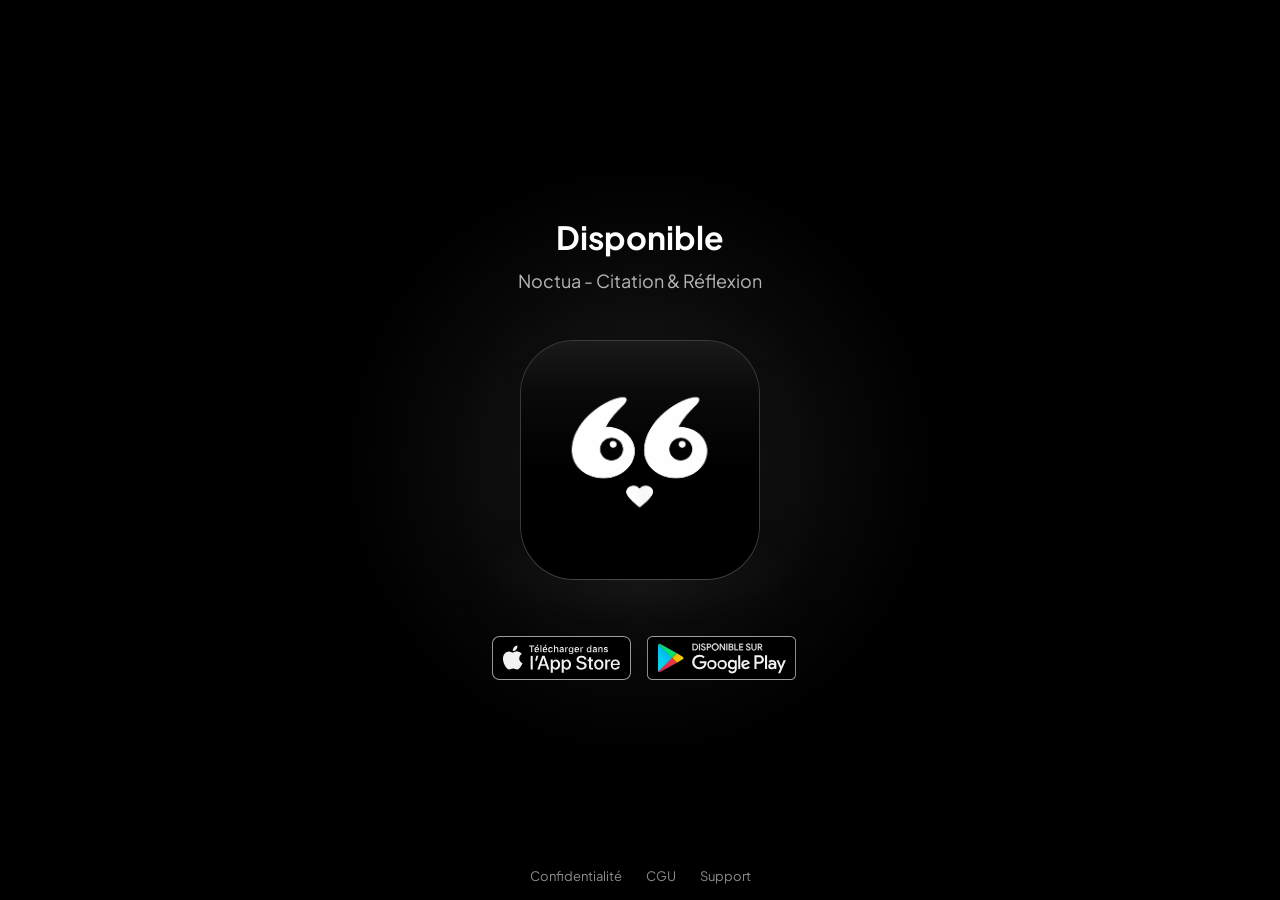
<file: index.html>
<!DOCTYPE html>
<html lang="fr">
<head>
  <meta charset="UTF-8">
  <meta name="viewport" content="width=device-width, initial-scale=1.0">
  <title>Noctua - Citation & Réflexion</title>

  <!-- GA4 -->
  <script async src="https://www.googletagmanager.com/gtag/js?id=G-NGCVXYD9BP"></script>
  <script>
    window.dataLayer = window.dataLayer || [];
    function gtag(){dataLayer.push(arguments);}
    gtag('js', new Date());
    gtag('config', 'G-NGCVXYD9BP');
  </script>
  <meta name="description" content="Noctua - Chaque jour, une pensée qui éveille. Citations inspirantes et anecdotes fascinantes.">
  <link rel="icon" type="image/png" href="app_icon.png">
  <link rel="preconnect" href="https://fonts.googleapis.com">
  <link rel="preconnect" href="https://fonts.gstatic.com" crossorigin>
  <link href="https://fonts.googleapis.com/css2?family=Plus+Jakarta+Sans:wght@300;400;500;600;700&display=swap" rel="stylesheet">
  <style>
    * { margin: 0; padding: 0; box-sizing: border-box; }

    body {
      background: #000;
      color: #F0F0F0;
      font-family: 'Plus Jakarta Sans', -apple-system, sans-serif;
      min-height: 100vh;
      display: flex;
      flex-direction: column;
      align-items: center;
      justify-content: center;
      padding: 40px 24px;
      overflow: hidden;
    }

    .container {
      position: relative;
      z-index: 1;
      display: flex;
      flex-direction: column;
      align-items: center;
      text-align: center;
    }

    /* Text */
    .available {
      font-size: 32px;
      font-weight: 700;
      color: #fff;
      margin-bottom: 12px;
      opacity: 0;
      animation: fadeIn 0.6s ease 0.2s forwards;
    }

    .app-name {
      font-size: 18px;
      font-weight: 400;
      color: rgba(255,255,255,0.7);
      margin-bottom: 48px;
      opacity: 0;
      animation: fadeIn 0.6s ease 0.4s forwards;
    }

    /* Icon area */
    .icon-wrapper {
      position: relative;
      width: 240px;
      height: 240px;
      margin-bottom: 56px;
    }

    /* Large luminous glow behind — starts small, grows big */
    .glow {
      position: absolute;
      top: 50%;
      left: 50%;
      width: 600px;
      height: 600px;
      transform: translate(-50%, -50%) scale(0);
      background: radial-gradient(circle,
        rgba(255,255,255,0.25) 0%,
        rgba(255,255,255,0.15) 15%,
        rgba(255,255,255,0.08) 30%,
        rgba(255,255,255,0.03) 50%,
        transparent 70%
      );
      border-radius: 50%;
      animation: glowExpand 2.5s cubic-bezier(0.16, 1, 0.3, 1) 0.5s forwards;
    }

    @keyframes glowExpand {
      0%   { transform: translate(-50%, -50%) scale(0); opacity: 0; }
      20%  { opacity: 0.6; }
      50%  { opacity: 1; }
      100% { transform: translate(-50%, -50%) scale(1); opacity: 0.85; }
    }

    /* Glass shell — appears first, empty */
    .icon-shell {
      position: relative;
      width: 240px;
      height: 240px;
      border-radius: 54px;
      background: rgba(255,255,255,0.03);
      border: 1.5px solid rgba(255,255,255,0.15);
      overflow: hidden;
      opacity: 0;
      transform: scale(0.85);
      animation: shellAppear 1s cubic-bezier(0.16, 1, 0.3, 1) 0.5s forwards;
      box-shadow:
        inset 0 1px 0 rgba(255,255,255,0.1),
        0 20px 60px rgba(0,0,0,0.5);
    }

    /* Glass reflection on shell */
    .icon-shell::before {
      content: '';
      position: absolute;
      top: -1px;
      left: -1px;
      right: -1px;
      height: 55%;
      background: linear-gradient(180deg,
        rgba(255,255,255,0.1) 0%,
        rgba(255,255,255,0.04) 40%,
        transparent 100%
      );
      border-radius: 54px 54px 0 0;
      pointer-events: none;
      z-index: 2;
    }

    @keyframes shellAppear {
      0%   { opacity: 0; transform: scale(0.85); }
      100% { opacity: 1; transform: scale(1); }
    }

    /* Actual icon image — materializes inside the shell */
    .icon-shell img {
      width: 100%;
      height: 100%;
      object-fit: cover;
      opacity: 0;
      animation: iconMaterialize 1.4s cubic-bezier(0.16, 1, 0.3, 1) 1.4s forwards;
    }

    @keyframes iconMaterialize {
      0%   { opacity: 0; filter: brightness(2) blur(8px); }
      40%  { filter: brightness(1.3) blur(2px); }
      100% { opacity: 1; filter: brightness(1) blur(0); }
    }

    /* Bottom light reflection — grows under icon */
    .icon-light {
      position: absolute;
      bottom: -40px;
      left: 50%;
      width: 320px;
      height: 100px;
      transform: translateX(-50%) scaleX(0.3);
      background: radial-gradient(ellipse,
        rgba(255,255,255,0.1) 0%,
        rgba(255,255,255,0.04) 40%,
        transparent 70%
      );
      filter: blur(12px);
      opacity: 0;
      animation: lightSpread 1.8s cubic-bezier(0.16, 1, 0.3, 1) 0.8s forwards;
    }

    @keyframes lightSpread {
      0%   { opacity: 0; transform: translateX(-50%) scaleX(0.3); }
      100% { opacity: 1; transform: translateX(-50%) scaleX(1); }
    }

    /* Badges */
    .badges {
      display: flex;
      gap: 16px;
      align-items: center;
      justify-content: center;
      opacity: 0;
      animation: fadeUp 0.8s ease 2.2s forwards;
      padding-left: 8px;
    }

    .badges a {
      transition: transform 0.2s, opacity 0.2s;
      opacity: 0.95;
    }

    .badges a:hover {
      transform: scale(1.05);
      opacity: 1;
    }

    .badges a img {
      height: 44px;
      width: auto;
    }

    .badge-google img {
      height: 35px;
    }

    @keyframes fadeIn {
      0%   { opacity: 0; }
      100% { opacity: 1; }
    }

    @keyframes fadeUp {
      0%   { opacity: 0; transform: translateY(16px); }
      100% { opacity: 1; transform: translateY(0); }
    }

    .footer {
      position: fixed;
      bottom: 0;
      left: 0;
      right: 0;
      display: flex;
      justify-content: center;
      gap: 24px;
      padding: 16px;
      font-size: 13px;
    }

    .footer a {
      color: rgba(255,255,255,0.55);
      text-decoration: none;
      transition: color 0.2s;
    }

    .footer a:hover {
      color: rgba(255,255,255,0.8);
    }

    @media (max-width: 480px) {
      .available { font-size: 28px; }
      .app-name { font-size: 16px; margin-bottom: 40px; }
      .icon-wrapper { width: 200px; height: 200px; }
      .icon-shell { width: 200px; height: 200px; border-radius: 46px; }
      .icon-shell::before { border-radius: 46px 46px 0 0; }
    }
  </style>
</head>
<body>
  <div class="container">
    <h1 class="available">Disponible</h1>
    <p class="app-name">Noctua - Citation & Réflexion</p>

    <div class="icon-wrapper">
      <div class="glow"></div>
      <div class="icon-light"></div>
      <div class="icon-shell">
        <img src="app_icon.png" alt="Noctua" loading="eager">
      </div>
    </div>

    <div class="badges">
      <a href="https://noctua-app.com/download?utm_source=website&utm_campaign=homepage">
        <img src="badge-appstore.svg" alt="Télécharger sur l'App Store">
      </a>
      <a href="https://noctua-app.com/download?utm_source=website&utm_campaign=homepage" class="badge-google">
        <img src="badge-googleplay.svg" alt="Disponible sur Google Play">
      </a>
    </div>
  </div>

  <footer class="footer">
    <a href="fr/privacy/">Confidentialité</a>
    <a href="fr/terms/">CGU</a>
    <a href="fr/support/">Support</a>
  </footer>
</body>
</html>
</file>
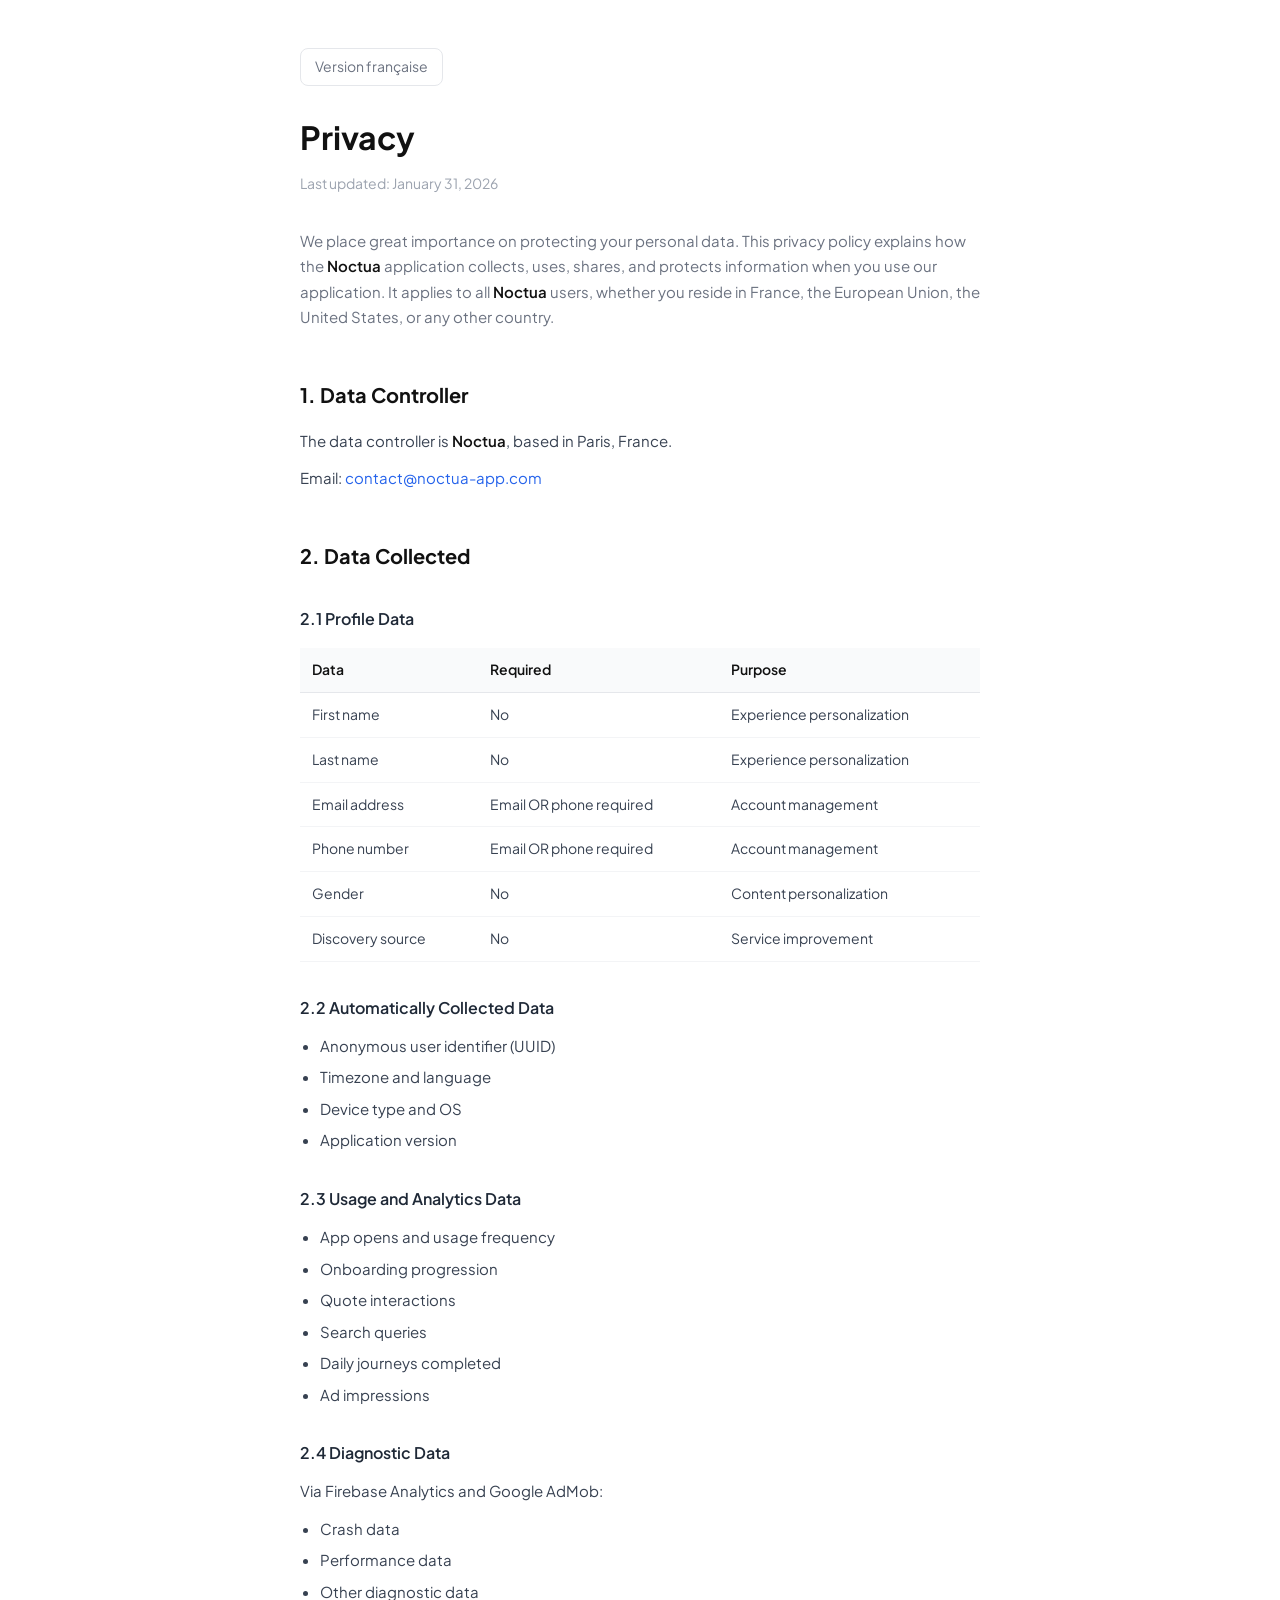
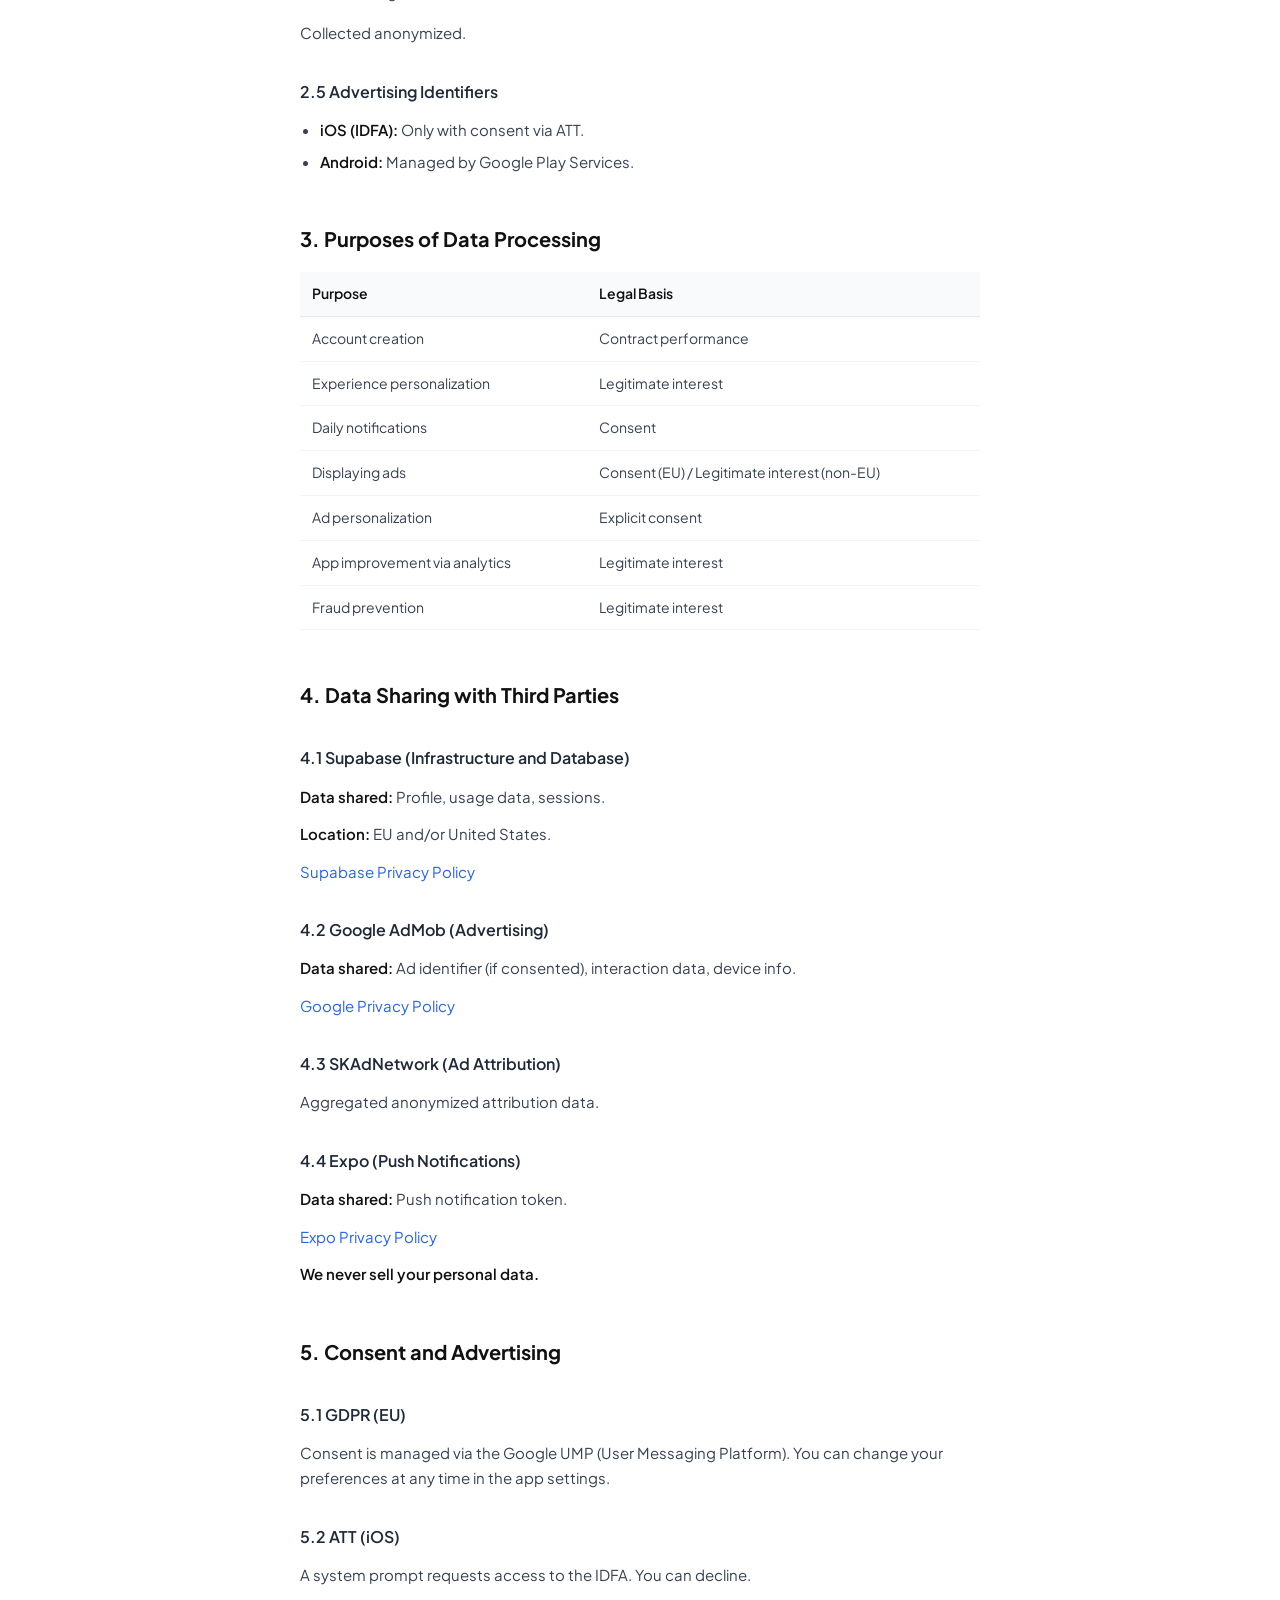
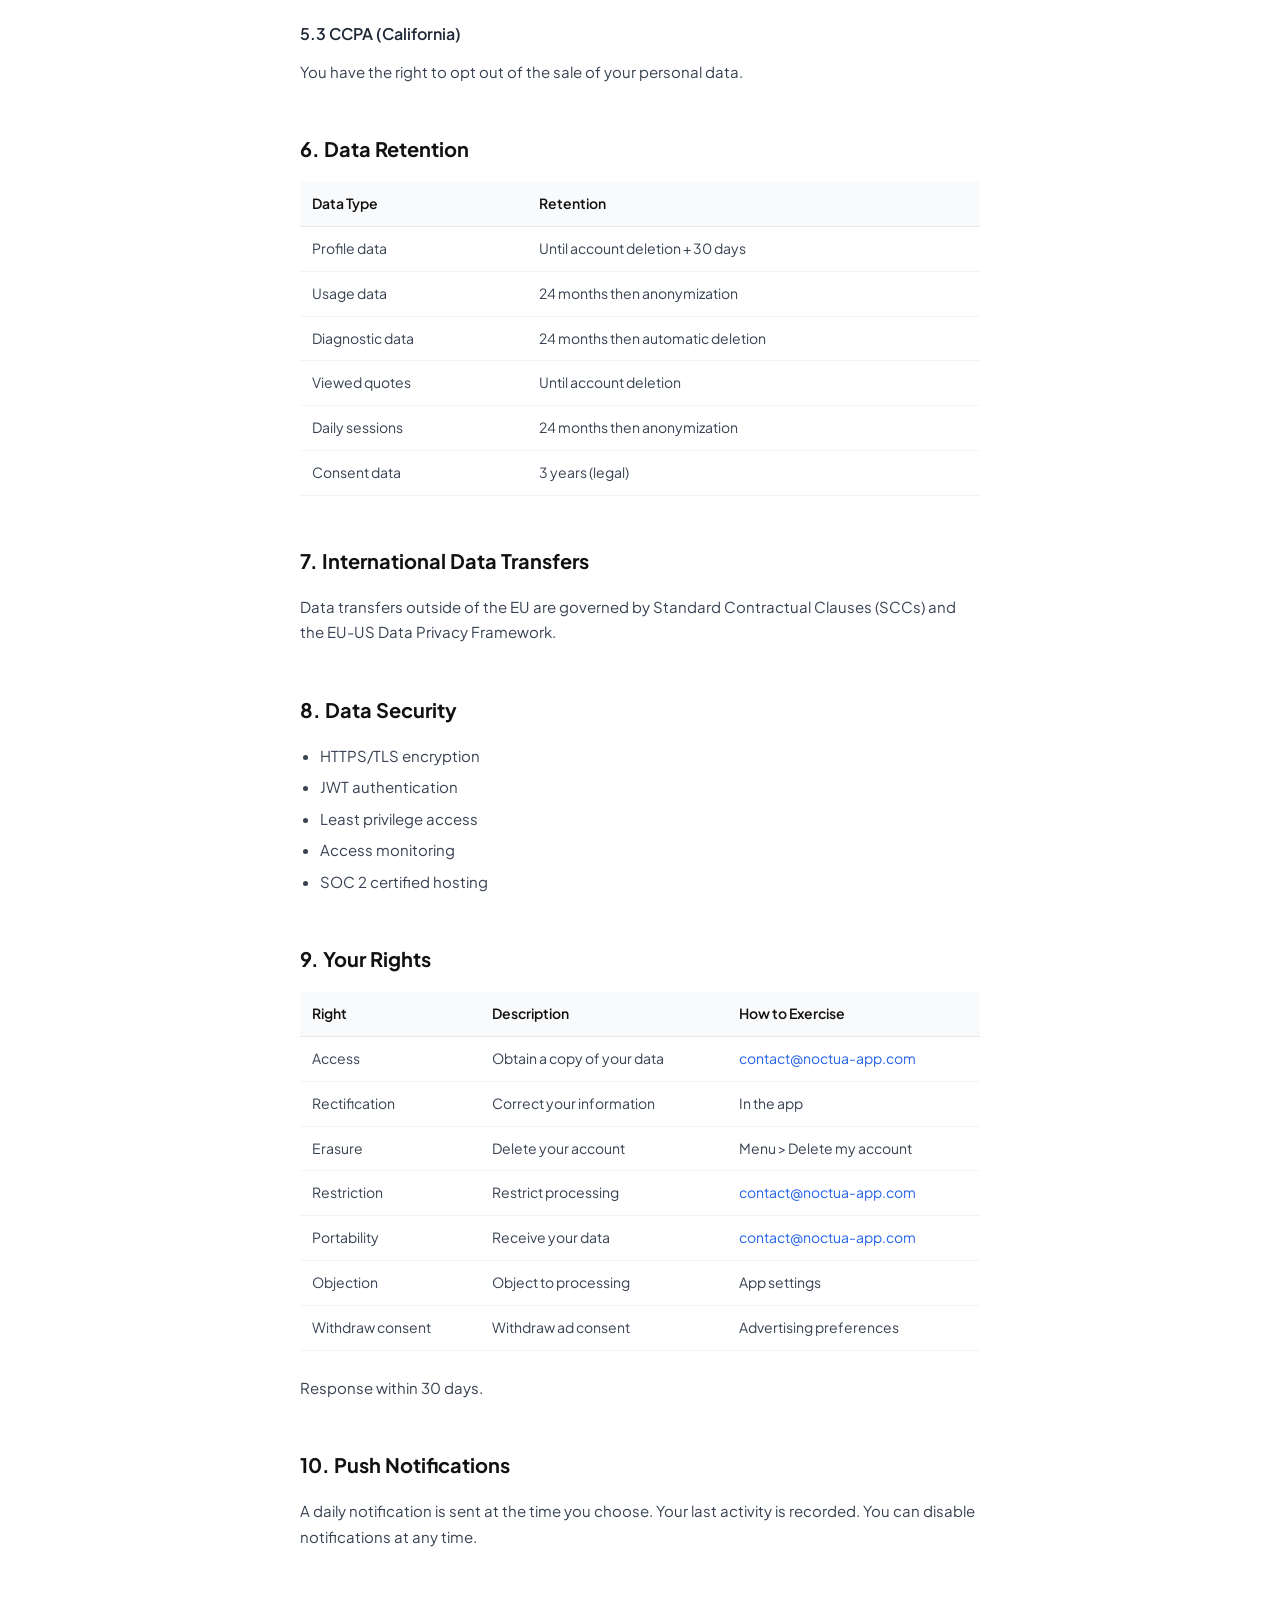
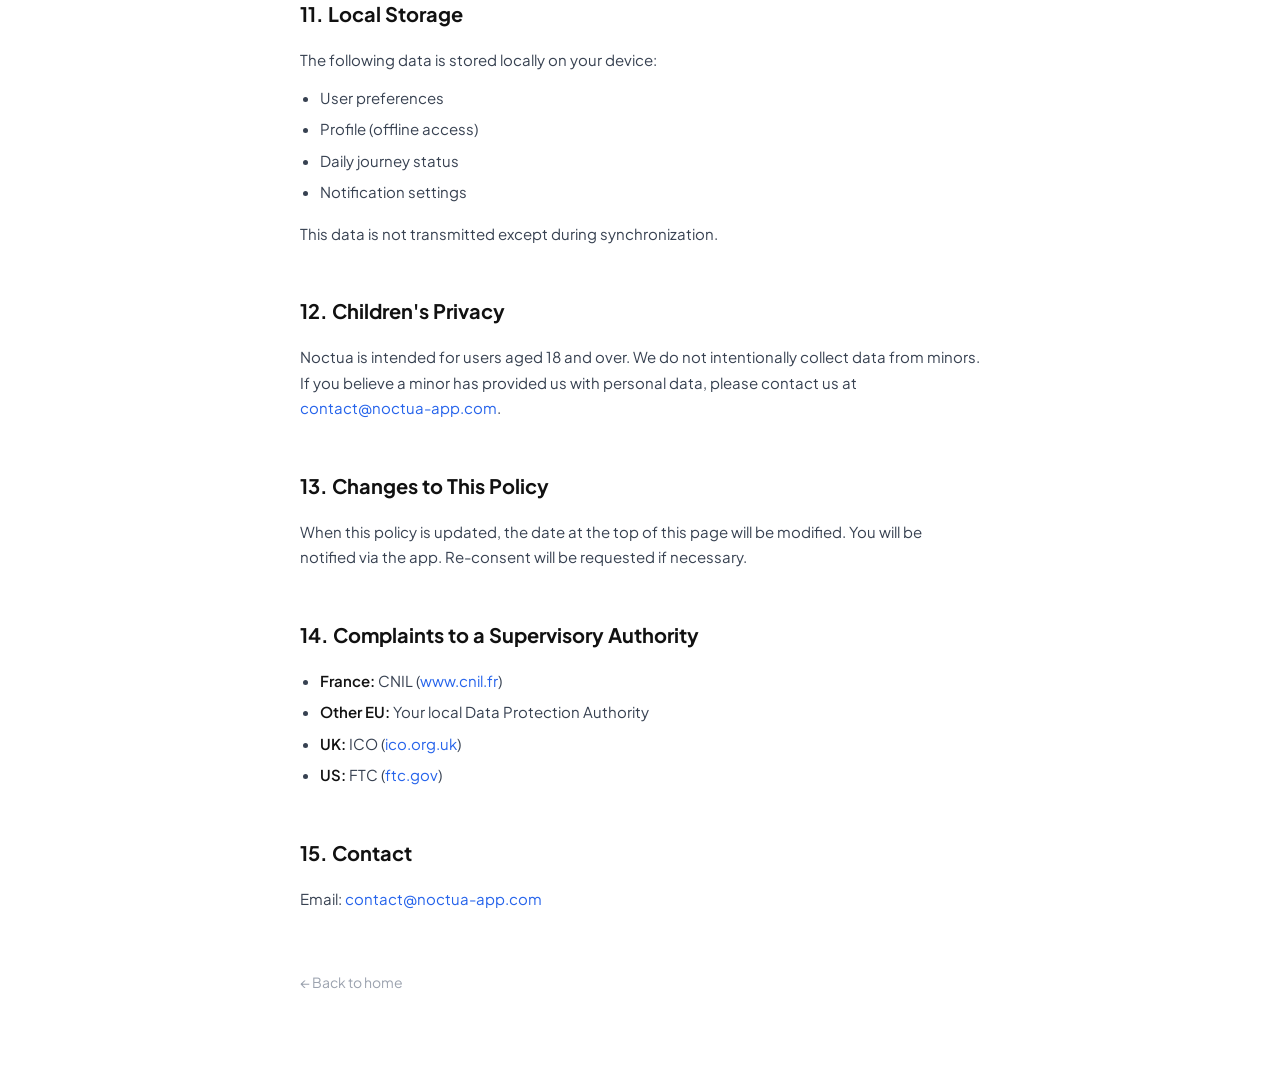
<file: en/privacy/index.html>
<!DOCTYPE html>
<html lang="en">
<head>
  <meta charset="UTF-8">
  <meta name="viewport" content="width=device-width, initial-scale=1.0">
  <title>Privacy Policy - Noctua</title>
  <link rel="icon" type="image/png" href="../../app_icon.png">
  <link rel="preconnect" href="https://fonts.googleapis.com">
  <link rel="preconnect" href="https://fonts.gstatic.com" crossorigin>
  <link href="https://fonts.googleapis.com/css2?family=Plus+Jakarta+Sans:wght@300;400;500;600;700&display=swap" rel="stylesheet">
  <link rel="stylesheet" href="../../legal.css">
</head>
<body>
  <div class="container">
    <a href="../../fr/privacy/" class="lang-switch">Version française</a>
    <h1>Privacy</h1>
    <p class="updated">Last updated: January 31, 2026</p>
    <p class="intro">We place great importance on protecting your personal data. This privacy policy explains how the <strong>Noctua</strong> application collects, uses, shares, and protects information when you use our application. It applies to all <strong>Noctua</strong> users, whether you reside in France, the European Union, the United States, or any other country.</p>

    <h2>1. Data Controller</h2>
    <p>The data controller is <strong>Noctua</strong>, based in Paris, France.</p>
    <p>Email: <a href="mailto:contact@noctua-app.com">contact@noctua-app.com</a></p>

    <h2>2. Data Collected</h2>

    <h3>2.1 Profile Data</h3>
    <table>
      <thead>
        <tr>
          <th>Data</th>
          <th>Required</th>
          <th>Purpose</th>
        </tr>
      </thead>
      <tbody>
        <tr>
          <td>First name</td>
          <td>No</td>
          <td>Experience personalization</td>
        </tr>
        <tr>
          <td>Last name</td>
          <td>No</td>
          <td>Experience personalization</td>
        </tr>
        <tr>
          <td>Email address</td>
          <td>Email OR phone required</td>
          <td>Account management</td>
        </tr>
        <tr>
          <td>Phone number</td>
          <td>Email OR phone required</td>
          <td>Account management</td>
        </tr>
        <tr>
          <td>Gender</td>
          <td>No</td>
          <td>Content personalization</td>
        </tr>
        <tr>
          <td>Discovery source</td>
          <td>No</td>
          <td>Service improvement</td>
        </tr>
      </tbody>
    </table>

    <h3>2.2 Automatically Collected Data</h3>
    <ul>
      <li>Anonymous user identifier (UUID)</li>
      <li>Timezone and language</li>
      <li>Device type and OS</li>
      <li>Application version</li>
    </ul>

    <h3>2.3 Usage and Analytics Data</h3>
    <ul>
      <li>App opens and usage frequency</li>
      <li>Onboarding progression</li>
      <li>Quote interactions</li>
      <li>Search queries</li>
      <li>Daily journeys completed</li>
      <li>Ad impressions</li>
    </ul>

    <h3>2.4 Diagnostic Data</h3>
    <p>Via Firebase Analytics and Google AdMob:</p>
    <ul>
      <li>Crash data</li>
      <li>Performance data</li>
      <li>Other diagnostic data</li>
    </ul>
    <p>Collected anonymized.</p>

    <h3>2.5 Advertising Identifiers</h3>
    <ul>
      <li><strong>iOS (IDFA):</strong> Only with consent via ATT.</li>
      <li><strong>Android:</strong> Managed by Google Play Services.</li>
    </ul>

    <h2>3. Purposes of Data Processing</h2>
    <table>
      <thead>
        <tr>
          <th>Purpose</th>
          <th>Legal Basis</th>
        </tr>
      </thead>
      <tbody>
        <tr>
          <td>Account creation</td>
          <td>Contract performance</td>
        </tr>
        <tr>
          <td>Experience personalization</td>
          <td>Legitimate interest</td>
        </tr>
        <tr>
          <td>Daily notifications</td>
          <td>Consent</td>
        </tr>
        <tr>
          <td>Displaying ads</td>
          <td>Consent (EU) / Legitimate interest (non-EU)</td>
        </tr>
        <tr>
          <td>Ad personalization</td>
          <td>Explicit consent</td>
        </tr>
        <tr>
          <td>App improvement via analytics</td>
          <td>Legitimate interest</td>
        </tr>
        <tr>
          <td>Fraud prevention</td>
          <td>Legitimate interest</td>
        </tr>
      </tbody>
    </table>

    <h2>4. Data Sharing with Third Parties</h2>

    <h3>4.1 Supabase (Infrastructure and Database)</h3>
    <p><strong>Data shared:</strong> Profile, usage data, sessions.</p>
    <p><strong>Location:</strong> EU and/or United States.</p>
    <p><a href="https://supabase.com/privacy" target="_blank" rel="noopener noreferrer">Supabase Privacy Policy</a></p>

    <h3>4.2 Google AdMob (Advertising)</h3>
    <p><strong>Data shared:</strong> Ad identifier (if consented), interaction data, device info.</p>
    <p><a href="https://policies.google.com/privacy" target="_blank" rel="noopener noreferrer">Google Privacy Policy</a></p>

    <h3>4.3 SKAdNetwork (Ad Attribution)</h3>
    <p>Aggregated anonymized attribution data.</p>

    <h3>4.4 Expo (Push Notifications)</h3>
    <p><strong>Data shared:</strong> Push notification token.</p>
    <p><a href="https://expo.dev/privacy" target="_blank" rel="noopener noreferrer">Expo Privacy Policy</a></p>

    <p><strong>We never sell your personal data.</strong></p>

    <h2>5. Consent and Advertising</h2>

    <h3>5.1 GDPR (EU)</h3>
    <p>Consent is managed via the Google UMP (User Messaging Platform). You can change your preferences at any time in the app settings.</p>

    <h3>5.2 ATT (iOS)</h3>
    <p>A system prompt requests access to the IDFA. You can decline.</p>

    <h3>5.3 CCPA (California)</h3>
    <p>You have the right to opt out of the sale of your personal data.</p>

    <h2>6. Data Retention</h2>
    <table>
      <thead>
        <tr>
          <th>Data Type</th>
          <th>Retention</th>
        </tr>
      </thead>
      <tbody>
        <tr>
          <td>Profile data</td>
          <td>Until account deletion + 30 days</td>
        </tr>
        <tr>
          <td>Usage data</td>
          <td>24 months then anonymization</td>
        </tr>
        <tr>
          <td>Diagnostic data</td>
          <td>24 months then automatic deletion</td>
        </tr>
        <tr>
          <td>Viewed quotes</td>
          <td>Until account deletion</td>
        </tr>
        <tr>
          <td>Daily sessions</td>
          <td>24 months then anonymization</td>
        </tr>
        <tr>
          <td>Consent data</td>
          <td>3 years (legal)</td>
        </tr>
      </tbody>
    </table>

    <h2>7. International Data Transfers</h2>
    <p>Data transfers outside of the EU are governed by Standard Contractual Clauses (SCCs) and the EU-US Data Privacy Framework.</p>

    <h2>8. Data Security</h2>
    <ul>
      <li>HTTPS/TLS encryption</li>
      <li>JWT authentication</li>
      <li>Least privilege access</li>
      <li>Access monitoring</li>
      <li>SOC 2 certified hosting</li>
    </ul>

    <h2>9. Your Rights</h2>
    <table>
      <thead>
        <tr>
          <th>Right</th>
          <th>Description</th>
          <th>How to Exercise</th>
        </tr>
      </thead>
      <tbody>
        <tr>
          <td>Access</td>
          <td>Obtain a copy of your data</td>
          <td><a href="mailto:contact@noctua-app.com">contact@noctua-app.com</a></td>
        </tr>
        <tr>
          <td>Rectification</td>
          <td>Correct your information</td>
          <td>In the app</td>
        </tr>
        <tr>
          <td>Erasure</td>
          <td>Delete your account</td>
          <td>Menu &gt; Delete my account</td>
        </tr>
        <tr>
          <td>Restriction</td>
          <td>Restrict processing</td>
          <td><a href="mailto:contact@noctua-app.com">contact@noctua-app.com</a></td>
        </tr>
        <tr>
          <td>Portability</td>
          <td>Receive your data</td>
          <td><a href="mailto:contact@noctua-app.com">contact@noctua-app.com</a></td>
        </tr>
        <tr>
          <td>Objection</td>
          <td>Object to processing</td>
          <td>App settings</td>
        </tr>
        <tr>
          <td>Withdraw consent</td>
          <td>Withdraw ad consent</td>
          <td>Advertising preferences</td>
        </tr>
      </tbody>
    </table>
    <p>Response within 30 days.</p>

    <h2>10. Push Notifications</h2>
    <p>A daily notification is sent at the time you choose. Your last activity is recorded. You can disable notifications at any time.</p>

    <h2>11. Local Storage</h2>
    <p>The following data is stored locally on your device:</p>
    <ul>
      <li>User preferences</li>
      <li>Profile (offline access)</li>
      <li>Daily journey status</li>
      <li>Notification settings</li>
    </ul>
    <p>This data is not transmitted except during synchronization.</p>

    <h2>12. Children's Privacy</h2>
    <p>Noctua is intended for users aged 18 and over. We do not intentionally collect data from minors. If you believe a minor has provided us with personal data, please contact us at <a href="mailto:contact@noctua-app.com">contact@noctua-app.com</a>.</p>

    <h2>13. Changes to This Policy</h2>
    <p>When this policy is updated, the date at the top of this page will be modified. You will be notified via the app. Re-consent will be requested if necessary.</p>

    <h2>14. Complaints to a Supervisory Authority</h2>
    <ul>
      <li><strong>France:</strong> CNIL (<a href="https://www.cnil.fr" target="_blank" rel="noopener noreferrer">www.cnil.fr</a>)</li>
      <li><strong>Other EU:</strong> Your local Data Protection Authority</li>
      <li><strong>UK:</strong> ICO (<a href="https://ico.org.uk" target="_blank" rel="noopener noreferrer">ico.org.uk</a>)</li>
      <li><strong>US:</strong> FTC (<a href="https://ftc.gov" target="_blank" rel="noopener noreferrer">ftc.gov</a>)</li>
    </ul>

    <h2>15. Contact</h2>
    <p>Email: <a href="mailto:contact@noctua-app.com">contact@noctua-app.com</a></p>

    <a href="../../" class="back-home">&larr; Back to home</a>
  </div>
</body>
</html>
</file>
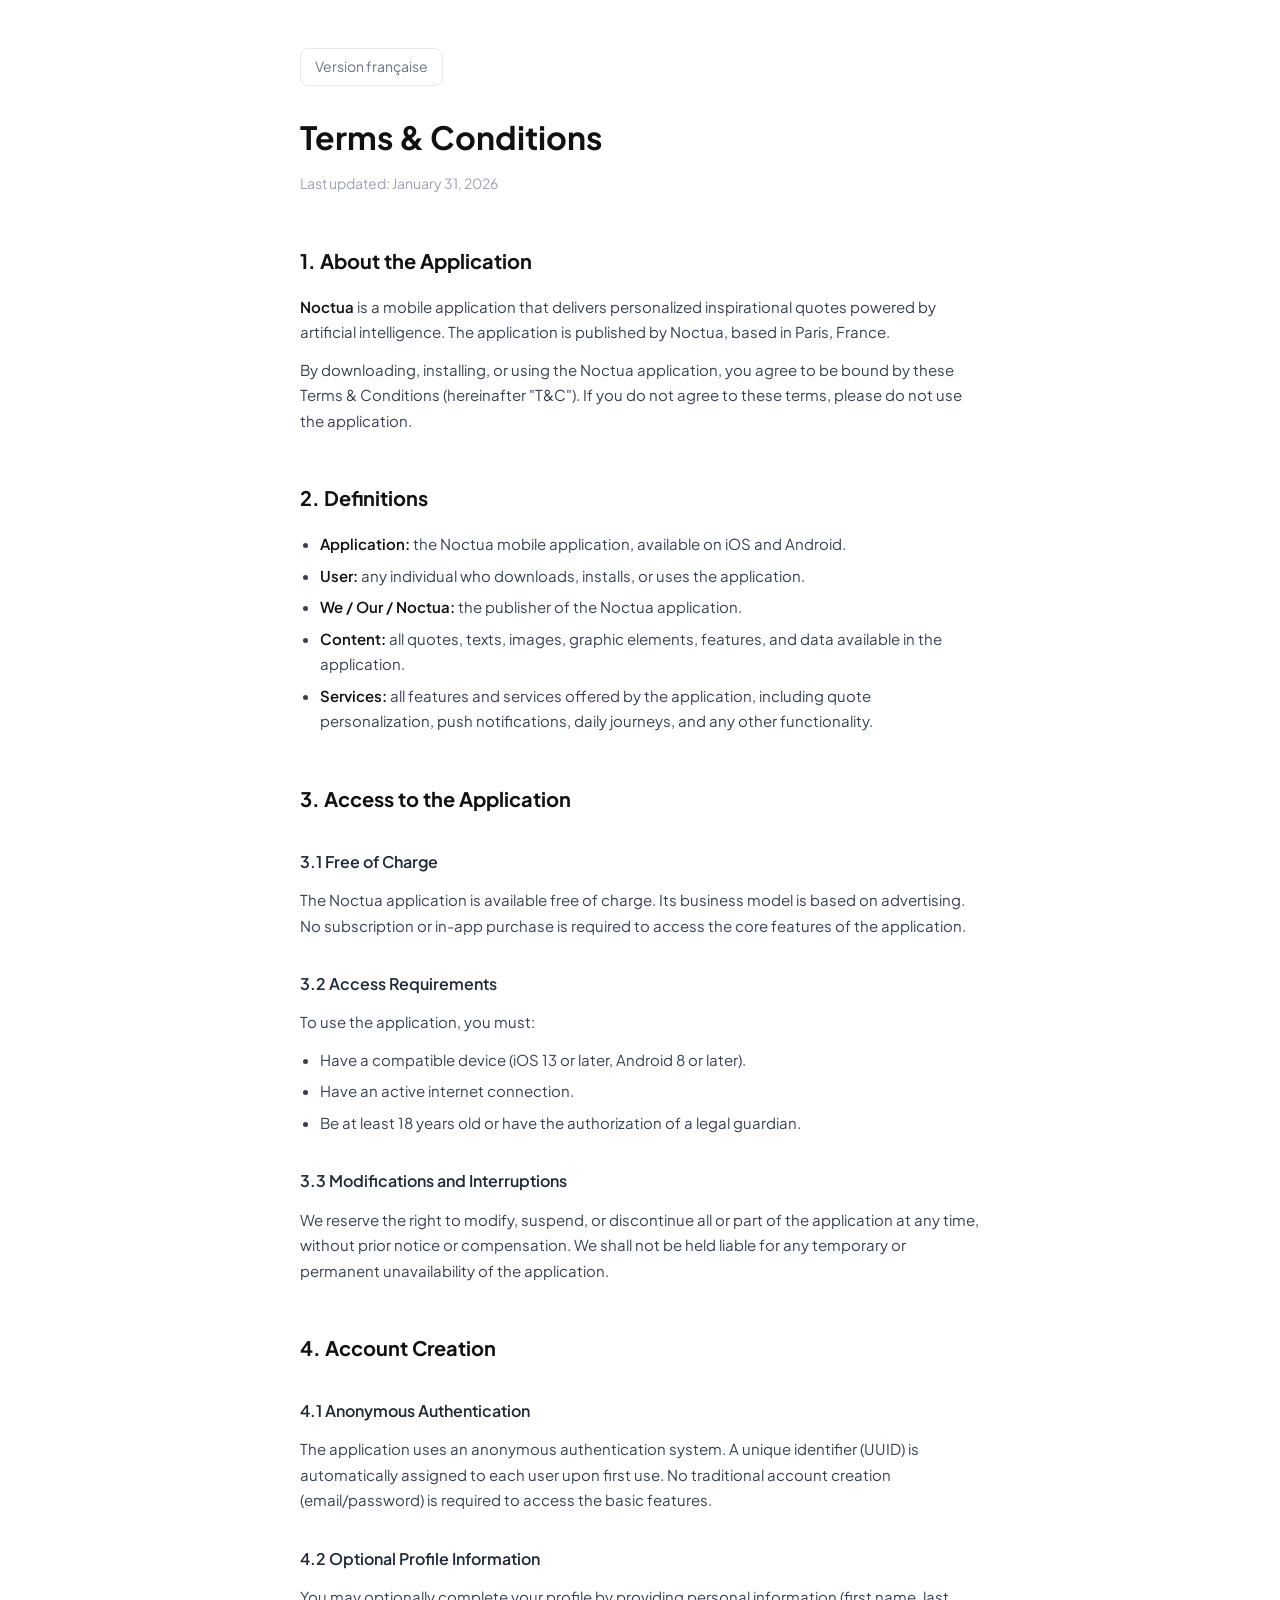
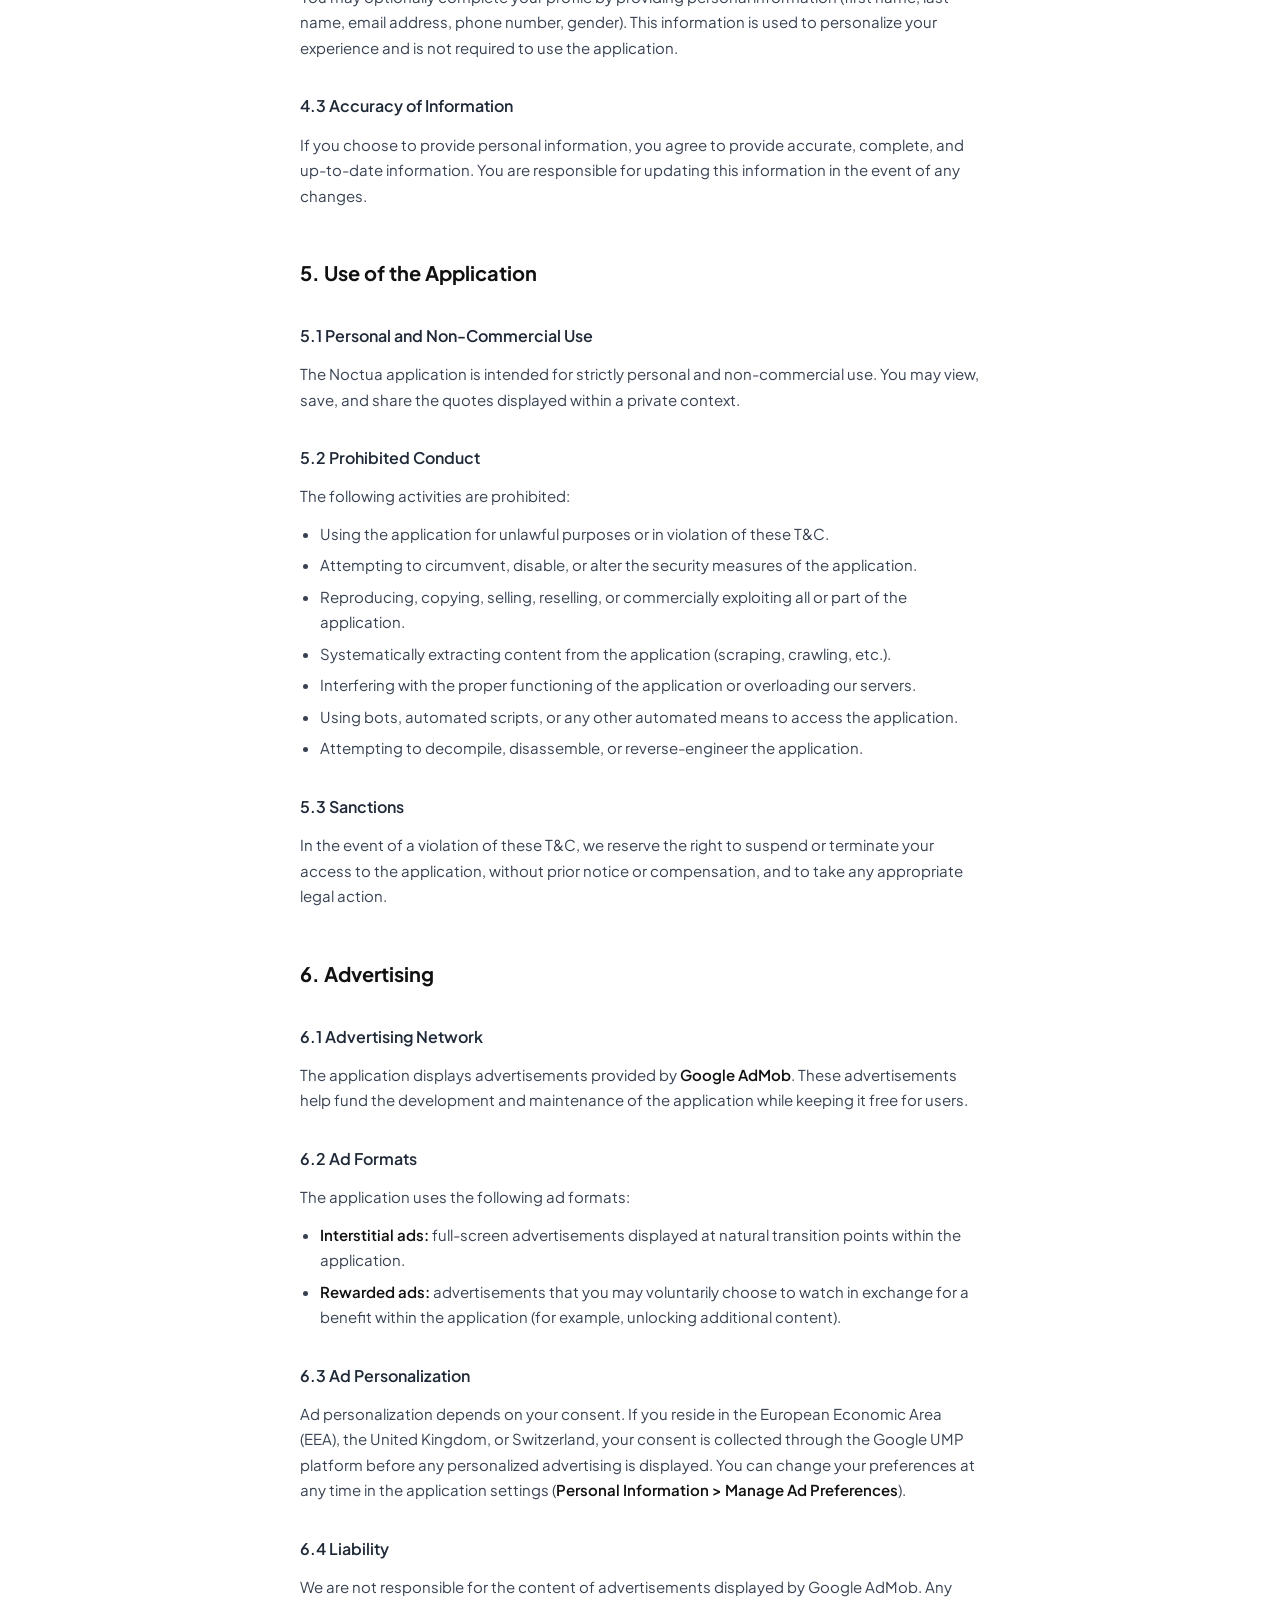
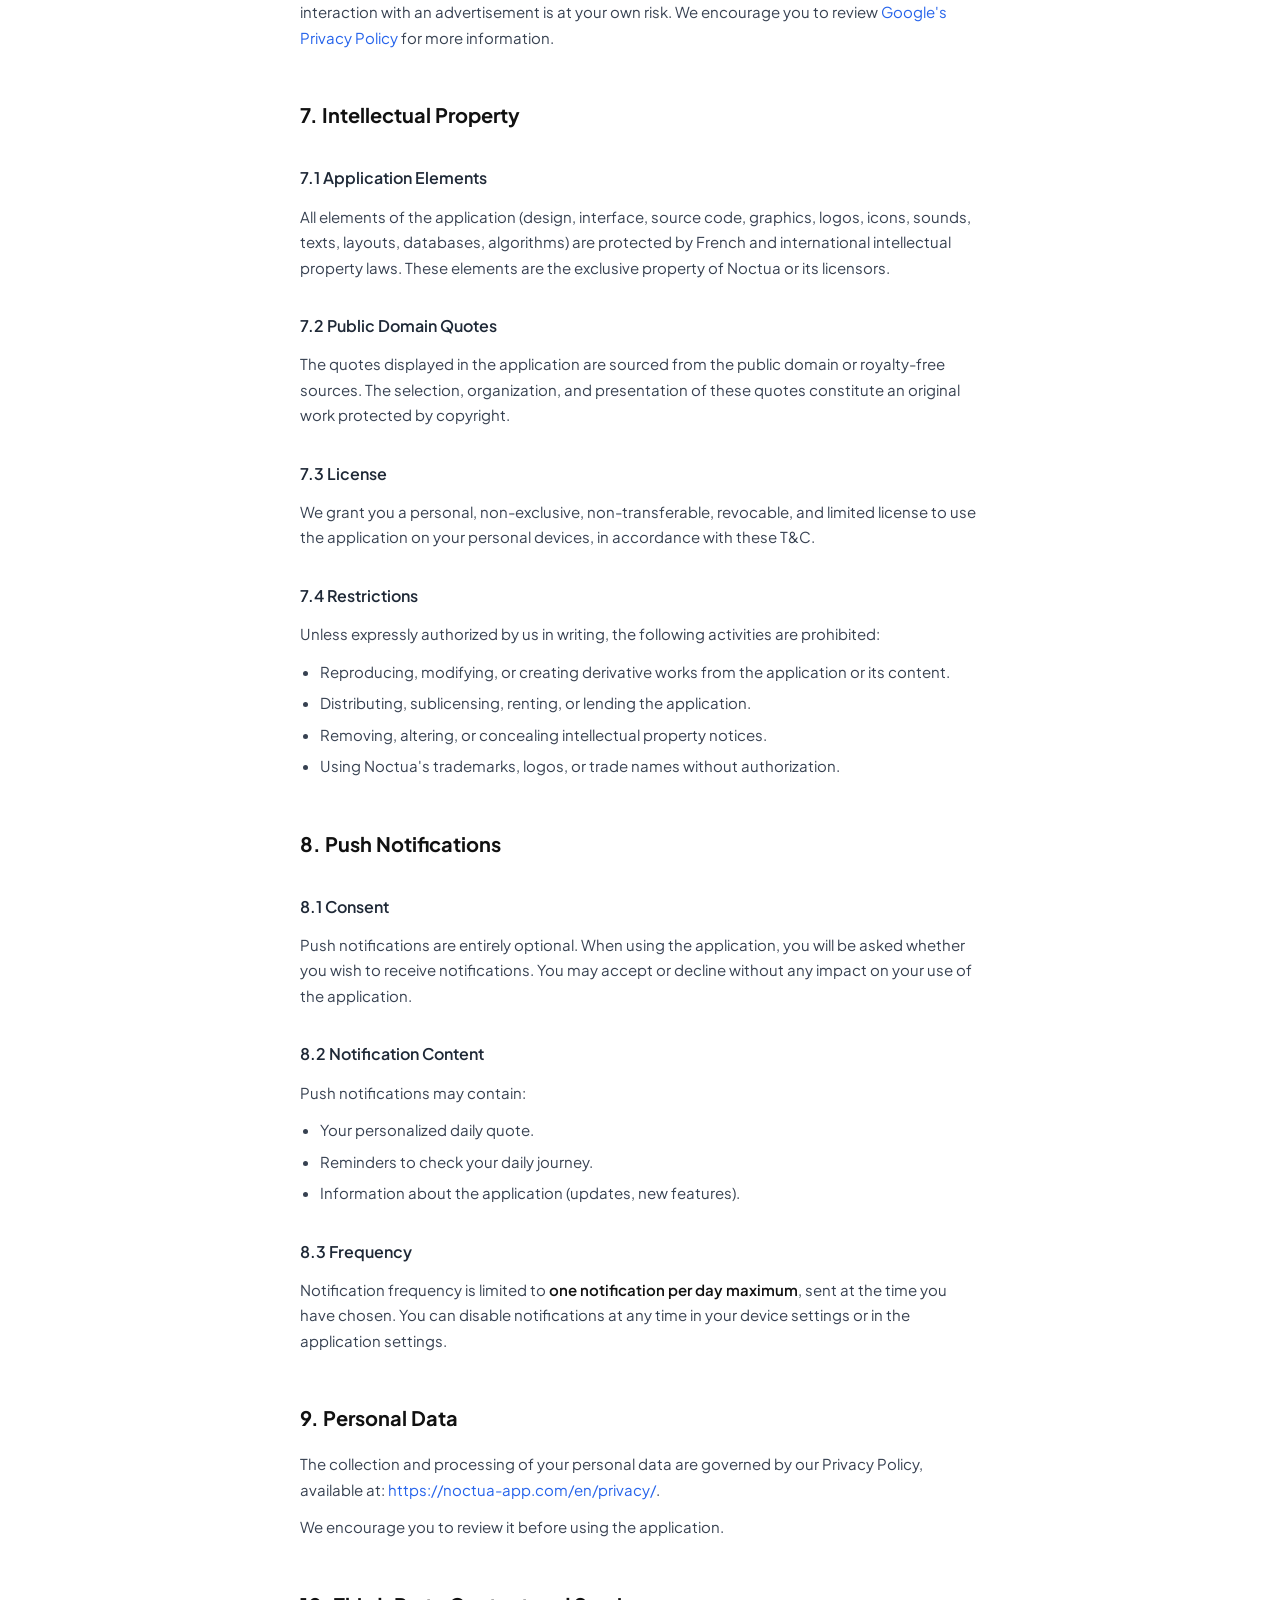
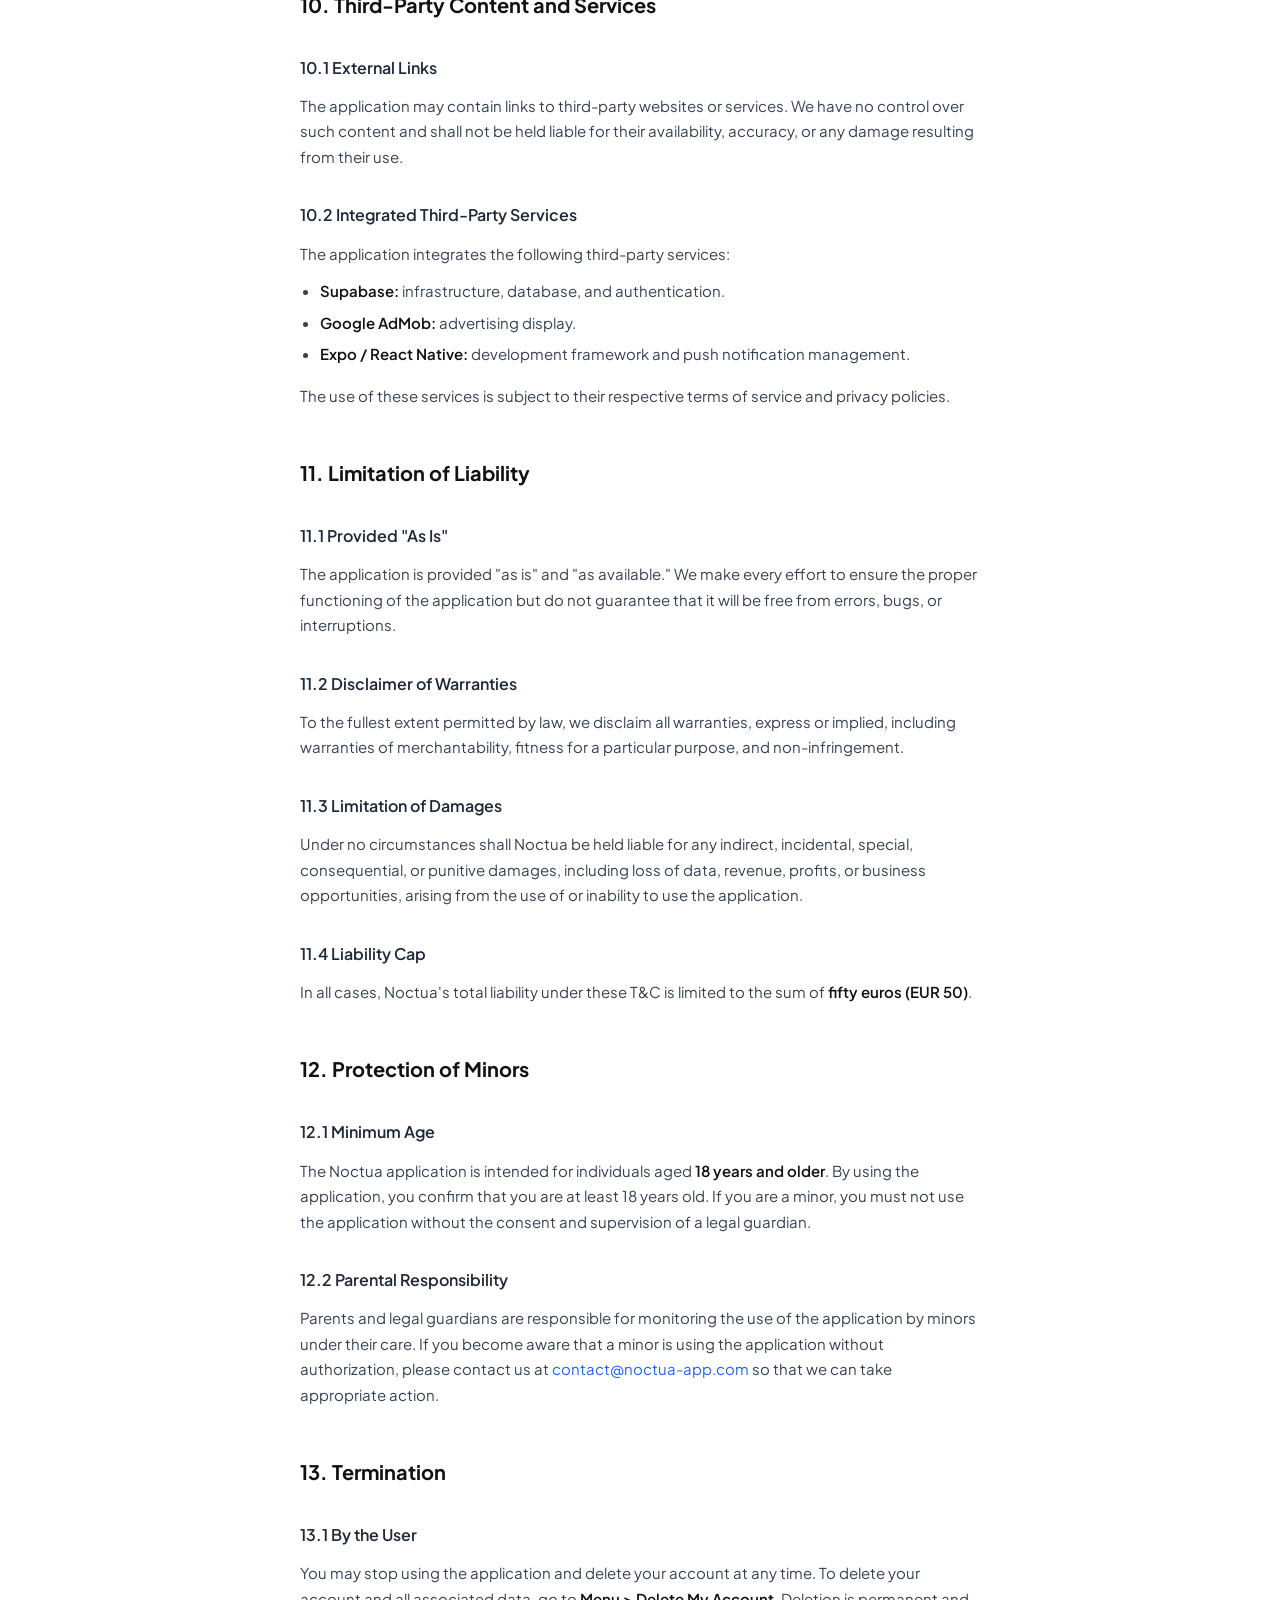
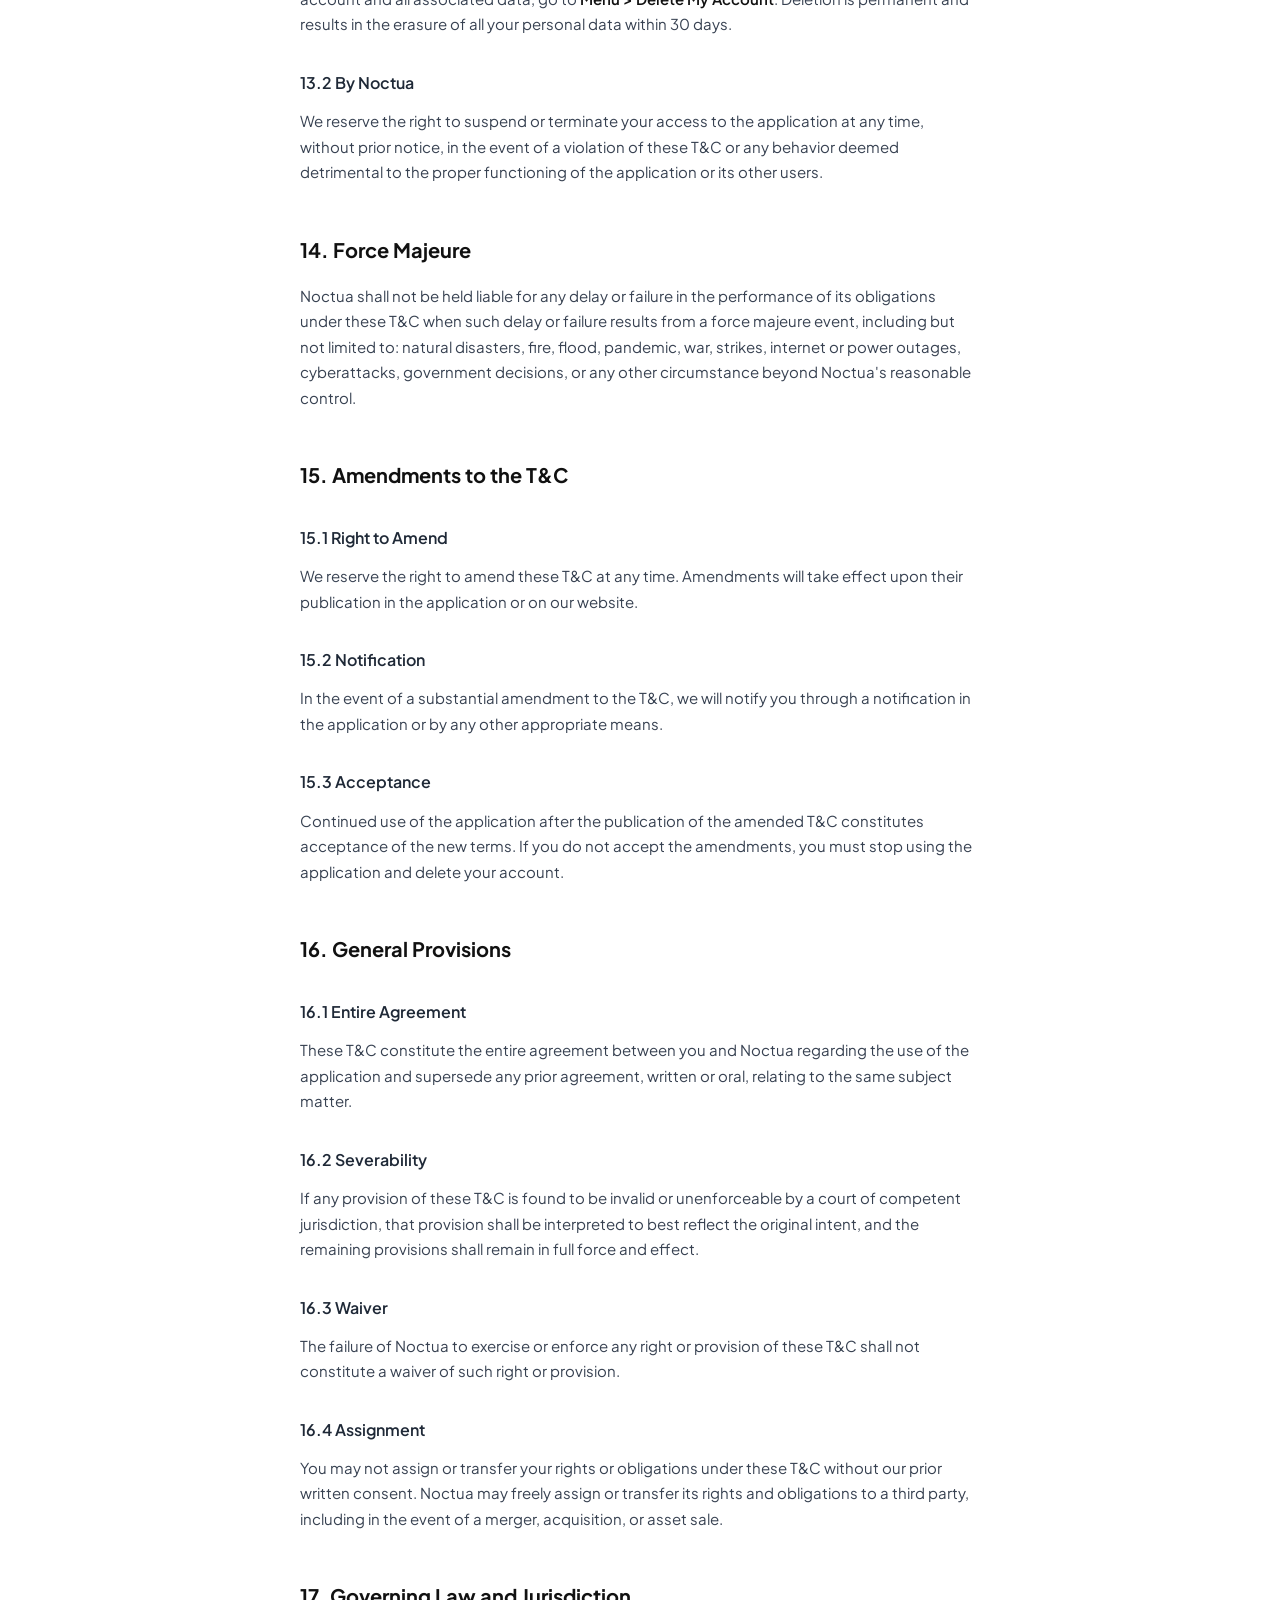
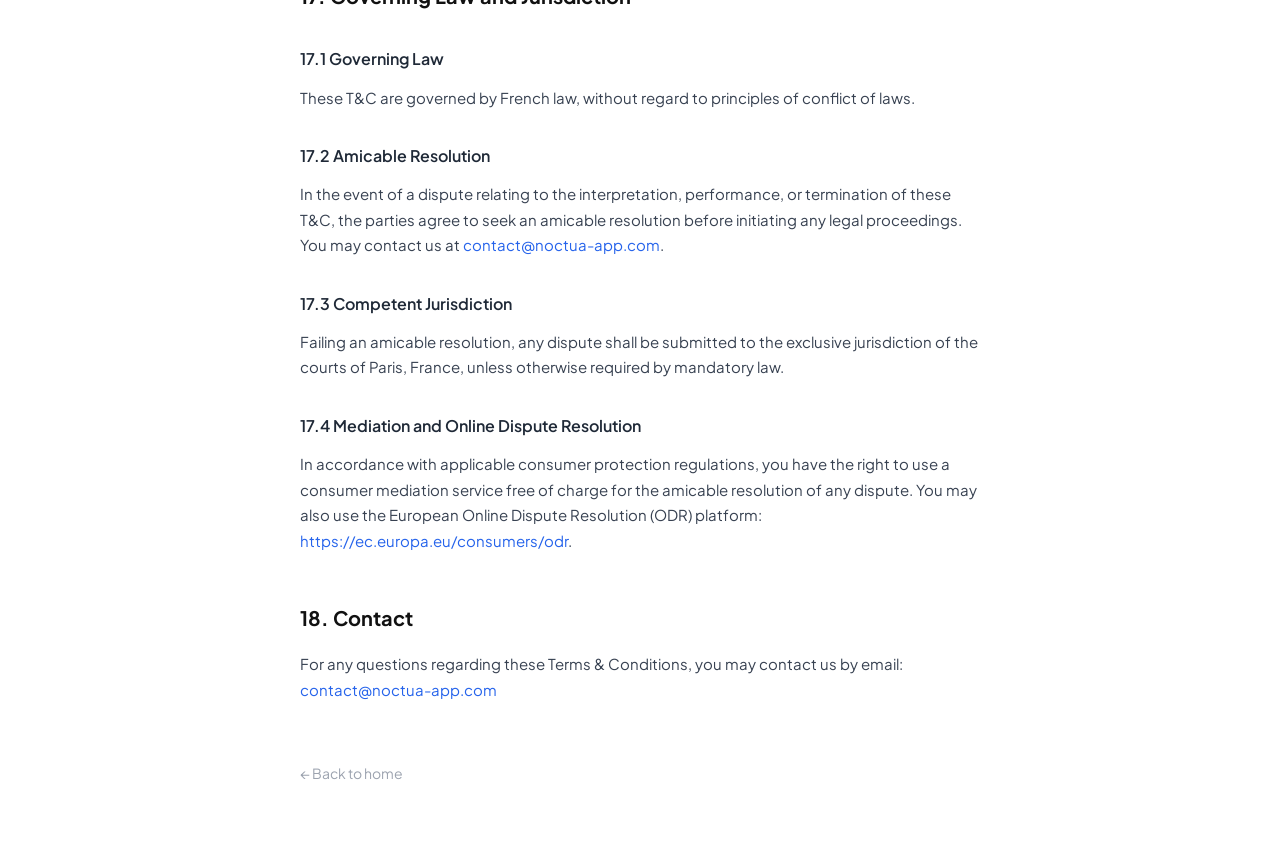
<file: en/terms/index.html>
<!DOCTYPE html>
<html lang="en">
<head>
  <meta charset="UTF-8">
  <meta name="viewport" content="width=device-width, initial-scale=1.0">
  <title>Terms & Conditions - Noctua</title>
  <link rel="icon" type="image/png" href="../../app_icon.png">
  <link rel="preconnect" href="https://fonts.googleapis.com">
  <link rel="preconnect" href="https://fonts.gstatic.com" crossorigin>
  <link href="https://fonts.googleapis.com/css2?family=Plus+Jakarta+Sans:wght@300;400;500;600;700&display=swap" rel="stylesheet">
  <link rel="stylesheet" href="../../legal.css">
</head>
<body>
  <div class="container">
    <a href="../../fr/terms/" class="lang-switch">Version française</a>
    <h1>Terms & Conditions</h1>
    <p class="updated">Last updated: January 31, 2026</p>

    <h2>1. About the Application</h2>
    <p><strong>Noctua</strong> is a mobile application that delivers personalized inspirational quotes powered by artificial intelligence. The application is published by Noctua, based in Paris, France.</p>
    <p>By downloading, installing, or using the Noctua application, you agree to be bound by these Terms & Conditions (hereinafter "T&C"). If you do not agree to these terms, please do not use the application.</p>

    <h2>2. Definitions</h2>
    <ul>
      <li><strong>Application:</strong> the Noctua mobile application, available on iOS and Android.</li>
      <li><strong>User:</strong> any individual who downloads, installs, or uses the application.</li>
      <li><strong>We / Our / Noctua:</strong> the publisher of the Noctua application.</li>
      <li><strong>Content:</strong> all quotes, texts, images, graphic elements, features, and data available in the application.</li>
      <li><strong>Services:</strong> all features and services offered by the application, including quote personalization, push notifications, daily journeys, and any other functionality.</li>
    </ul>

    <h2>3. Access to the Application</h2>
    <h3>3.1 Free of Charge</h3>
    <p>The Noctua application is available free of charge. Its business model is based on advertising. No subscription or in-app purchase is required to access the core features of the application.</p>
    <h3>3.2 Access Requirements</h3>
    <p>To use the application, you must:</p>
    <ul>
      <li>Have a compatible device (iOS 13 or later, Android 8 or later).</li>
      <li>Have an active internet connection.</li>
      <li>Be at least 18 years old or have the authorization of a legal guardian.</li>
    </ul>
    <h3>3.3 Modifications and Interruptions</h3>
    <p>We reserve the right to modify, suspend, or discontinue all or part of the application at any time, without prior notice or compensation. We shall not be held liable for any temporary or permanent unavailability of the application.</p>

    <h2>4. Account Creation</h2>
    <h3>4.1 Anonymous Authentication</h3>
    <p>The application uses an anonymous authentication system. A unique identifier (UUID) is automatically assigned to each user upon first use. No traditional account creation (email/password) is required to access the basic features.</p>
    <h3>4.2 Optional Profile Information</h3>
    <p>You may optionally complete your profile by providing personal information (first name, last name, email address, phone number, gender). This information is used to personalize your experience and is not required to use the application.</p>
    <h3>4.3 Accuracy of Information</h3>
    <p>If you choose to provide personal information, you agree to provide accurate, complete, and up-to-date information. You are responsible for updating this information in the event of any changes.</p>

    <h2>5. Use of the Application</h2>
    <h3>5.1 Personal and Non-Commercial Use</h3>
    <p>The Noctua application is intended for strictly personal and non-commercial use. You may view, save, and share the quotes displayed within a private context.</p>
    <h3>5.2 Prohibited Conduct</h3>
    <p>The following activities are prohibited:</p>
    <ul>
      <li>Using the application for unlawful purposes or in violation of these T&C.</li>
      <li>Attempting to circumvent, disable, or alter the security measures of the application.</li>
      <li>Reproducing, copying, selling, reselling, or commercially exploiting all or part of the application.</li>
      <li>Systematically extracting content from the application (scraping, crawling, etc.).</li>
      <li>Interfering with the proper functioning of the application or overloading our servers.</li>
      <li>Using bots, automated scripts, or any other automated means to access the application.</li>
      <li>Attempting to decompile, disassemble, or reverse-engineer the application.</li>
    </ul>
    <h3>5.3 Sanctions</h3>
    <p>In the event of a violation of these T&C, we reserve the right to suspend or terminate your access to the application, without prior notice or compensation, and to take any appropriate legal action.</p>

    <h2>6. Advertising</h2>
    <h3>6.1 Advertising Network</h3>
    <p>The application displays advertisements provided by <strong>Google AdMob</strong>. These advertisements help fund the development and maintenance of the application while keeping it free for users.</p>
    <h3>6.2 Ad Formats</h3>
    <p>The application uses the following ad formats:</p>
    <ul>
      <li><strong>Interstitial ads:</strong> full-screen advertisements displayed at natural transition points within the application.</li>
      <li><strong>Rewarded ads:</strong> advertisements that you may voluntarily choose to watch in exchange for a benefit within the application (for example, unlocking additional content).</li>
    </ul>
    <h3>6.3 Ad Personalization</h3>
    <p>Ad personalization depends on your consent. If you reside in the European Economic Area (EEA), the United Kingdom, or Switzerland, your consent is collected through the Google UMP platform before any personalized advertising is displayed. You can change your preferences at any time in the application settings (<strong>Personal Information &gt; Manage Ad Preferences</strong>).</p>
    <h3>6.4 Liability</h3>
    <p>We are not responsible for the content of advertisements displayed by Google AdMob. Any interaction with an advertisement is at your own risk. We encourage you to review <a href="https://policies.google.com/privacy" target="_blank" rel="noopener noreferrer">Google's Privacy Policy</a> for more information.</p>

    <h2>7. Intellectual Property</h2>
    <h3>7.1 Application Elements</h3>
    <p>All elements of the application (design, interface, source code, graphics, logos, icons, sounds, texts, layouts, databases, algorithms) are protected by French and international intellectual property laws. These elements are the exclusive property of Noctua or its licensors.</p>
    <h3>7.2 Public Domain Quotes</h3>
    <p>The quotes displayed in the application are sourced from the public domain or royalty-free sources. The selection, organization, and presentation of these quotes constitute an original work protected by copyright.</p>
    <h3>7.3 License</h3>
    <p>We grant you a personal, non-exclusive, non-transferable, revocable, and limited license to use the application on your personal devices, in accordance with these T&C.</p>
    <h3>7.4 Restrictions</h3>
    <p>Unless expressly authorized by us in writing, the following activities are prohibited:</p>
    <ul>
      <li>Reproducing, modifying, or creating derivative works from the application or its content.</li>
      <li>Distributing, sublicensing, renting, or lending the application.</li>
      <li>Removing, altering, or concealing intellectual property notices.</li>
      <li>Using Noctua's trademarks, logos, or trade names without authorization.</li>
    </ul>

    <h2>8. Push Notifications</h2>
    <h3>8.1 Consent</h3>
    <p>Push notifications are entirely optional. When using the application, you will be asked whether you wish to receive notifications. You may accept or decline without any impact on your use of the application.</p>
    <h3>8.2 Notification Content</h3>
    <p>Push notifications may contain:</p>
    <ul>
      <li>Your personalized daily quote.</li>
      <li>Reminders to check your daily journey.</li>
      <li>Information about the application (updates, new features).</li>
    </ul>
    <h3>8.3 Frequency</h3>
    <p>Notification frequency is limited to <strong>one notification per day maximum</strong>, sent at the time you have chosen. You can disable notifications at any time in your device settings or in the application settings.</p>

    <h2>9. Personal Data</h2>
    <p>The collection and processing of your personal data are governed by our Privacy Policy, available at: <a href="https://noctua-app.com/en/privacy/" target="_blank" rel="noopener noreferrer">https://noctua-app.com/en/privacy/</a>.</p>
    <p>We encourage you to review it before using the application.</p>

    <h2>10. Third-Party Content and Services</h2>
    <h3>10.1 External Links</h3>
    <p>The application may contain links to third-party websites or services. We have no control over such content and shall not be held liable for their availability, accuracy, or any damage resulting from their use.</p>
    <h3>10.2 Integrated Third-Party Services</h3>
    <p>The application integrates the following third-party services:</p>
    <ul>
      <li><strong>Supabase:</strong> infrastructure, database, and authentication.</li>
      <li><strong>Google AdMob:</strong> advertising display.</li>
      <li><strong>Expo / React Native:</strong> development framework and push notification management.</li>
    </ul>
    <p>The use of these services is subject to their respective terms of service and privacy policies.</p>

    <h2>11. Limitation of Liability</h2>
    <h3>11.1 Provided "As Is"</h3>
    <p>The application is provided "as is" and "as available." We make every effort to ensure the proper functioning of the application but do not guarantee that it will be free from errors, bugs, or interruptions.</p>
    <h3>11.2 Disclaimer of Warranties</h3>
    <p>To the fullest extent permitted by law, we disclaim all warranties, express or implied, including warranties of merchantability, fitness for a particular purpose, and non-infringement.</p>
    <h3>11.3 Limitation of Damages</h3>
    <p>Under no circumstances shall Noctua be held liable for any indirect, incidental, special, consequential, or punitive damages, including loss of data, revenue, profits, or business opportunities, arising from the use of or inability to use the application.</p>
    <h3>11.4 Liability Cap</h3>
    <p>In all cases, Noctua's total liability under these T&C is limited to the sum of <strong>fifty euros (EUR 50)</strong>.</p>

    <h2>12. Protection of Minors</h2>
    <h3>12.1 Minimum Age</h3>
    <p>The Noctua application is intended for individuals aged <strong>18 years and older</strong>. By using the application, you confirm that you are at least 18 years old. If you are a minor, you must not use the application without the consent and supervision of a legal guardian.</p>
    <h3>12.2 Parental Responsibility</h3>
    <p>Parents and legal guardians are responsible for monitoring the use of the application by minors under their care. If you become aware that a minor is using the application without authorization, please contact us at <a href="mailto:contact@noctua-app.com">contact@noctua-app.com</a> so that we can take appropriate action.</p>

    <h2>13. Termination</h2>
    <h3>13.1 By the User</h3>
    <p>You may stop using the application and delete your account at any time. To delete your account and all associated data, go to <strong>Menu &gt; Delete My Account</strong>. Deletion is permanent and results in the erasure of all your personal data within 30 days.</p>
    <h3>13.2 By Noctua</h3>
    <p>We reserve the right to suspend or terminate your access to the application at any time, without prior notice, in the event of a violation of these T&C or any behavior deemed detrimental to the proper functioning of the application or its other users.</p>

    <h2>14. Force Majeure</h2>
    <p>Noctua shall not be held liable for any delay or failure in the performance of its obligations under these T&C when such delay or failure results from a force majeure event, including but not limited to: natural disasters, fire, flood, pandemic, war, strikes, internet or power outages, cyberattacks, government decisions, or any other circumstance beyond Noctua's reasonable control.</p>

    <h2>15. Amendments to the T&C</h2>
    <h3>15.1 Right to Amend</h3>
    <p>We reserve the right to amend these T&C at any time. Amendments will take effect upon their publication in the application or on our website.</p>
    <h3>15.2 Notification</h3>
    <p>In the event of a substantial amendment to the T&C, we will notify you through a notification in the application or by any other appropriate means.</p>
    <h3>15.3 Acceptance</h3>
    <p>Continued use of the application after the publication of the amended T&C constitutes acceptance of the new terms. If you do not accept the amendments, you must stop using the application and delete your account.</p>

    <h2>16. General Provisions</h2>
    <h3>16.1 Entire Agreement</h3>
    <p>These T&C constitute the entire agreement between you and Noctua regarding the use of the application and supersede any prior agreement, written or oral, relating to the same subject matter.</p>
    <h3>16.2 Severability</h3>
    <p>If any provision of these T&C is found to be invalid or unenforceable by a court of competent jurisdiction, that provision shall be interpreted to best reflect the original intent, and the remaining provisions shall remain in full force and effect.</p>
    <h3>16.3 Waiver</h3>
    <p>The failure of Noctua to exercise or enforce any right or provision of these T&C shall not constitute a waiver of such right or provision.</p>
    <h3>16.4 Assignment</h3>
    <p>You may not assign or transfer your rights or obligations under these T&C without our prior written consent. Noctua may freely assign or transfer its rights and obligations to a third party, including in the event of a merger, acquisition, or asset sale.</p>

    <h2>17. Governing Law and Jurisdiction</h2>
    <h3>17.1 Governing Law</h3>
    <p>These T&C are governed by French law, without regard to principles of conflict of laws.</p>
    <h3>17.2 Amicable Resolution</h3>
    <p>In the event of a dispute relating to the interpretation, performance, or termination of these T&C, the parties agree to seek an amicable resolution before initiating any legal proceedings. You may contact us at <a href="mailto:contact@noctua-app.com">contact@noctua-app.com</a>.</p>
    <h3>17.3 Competent Jurisdiction</h3>
    <p>Failing an amicable resolution, any dispute shall be submitted to the exclusive jurisdiction of the courts of Paris, France, unless otherwise required by mandatory law.</p>
    <h3>17.4 Mediation and Online Dispute Resolution</h3>
    <p>In accordance with applicable consumer protection regulations, you have the right to use a consumer mediation service free of charge for the amicable resolution of any dispute. You may also use the European Online Dispute Resolution (ODR) platform: <a href="https://ec.europa.eu/consumers/odr" target="_blank" rel="noopener noreferrer">https://ec.europa.eu/consumers/odr</a>.</p>

    <h2>18. Contact</h2>
    <p>For any questions regarding these Terms & Conditions, you may contact us by email: <a href="mailto:contact@noctua-app.com">contact@noctua-app.com</a></p>

    <a href="../../" class="back-home">&larr; Back to home</a>
  </div>
</body>
</html>
</file>
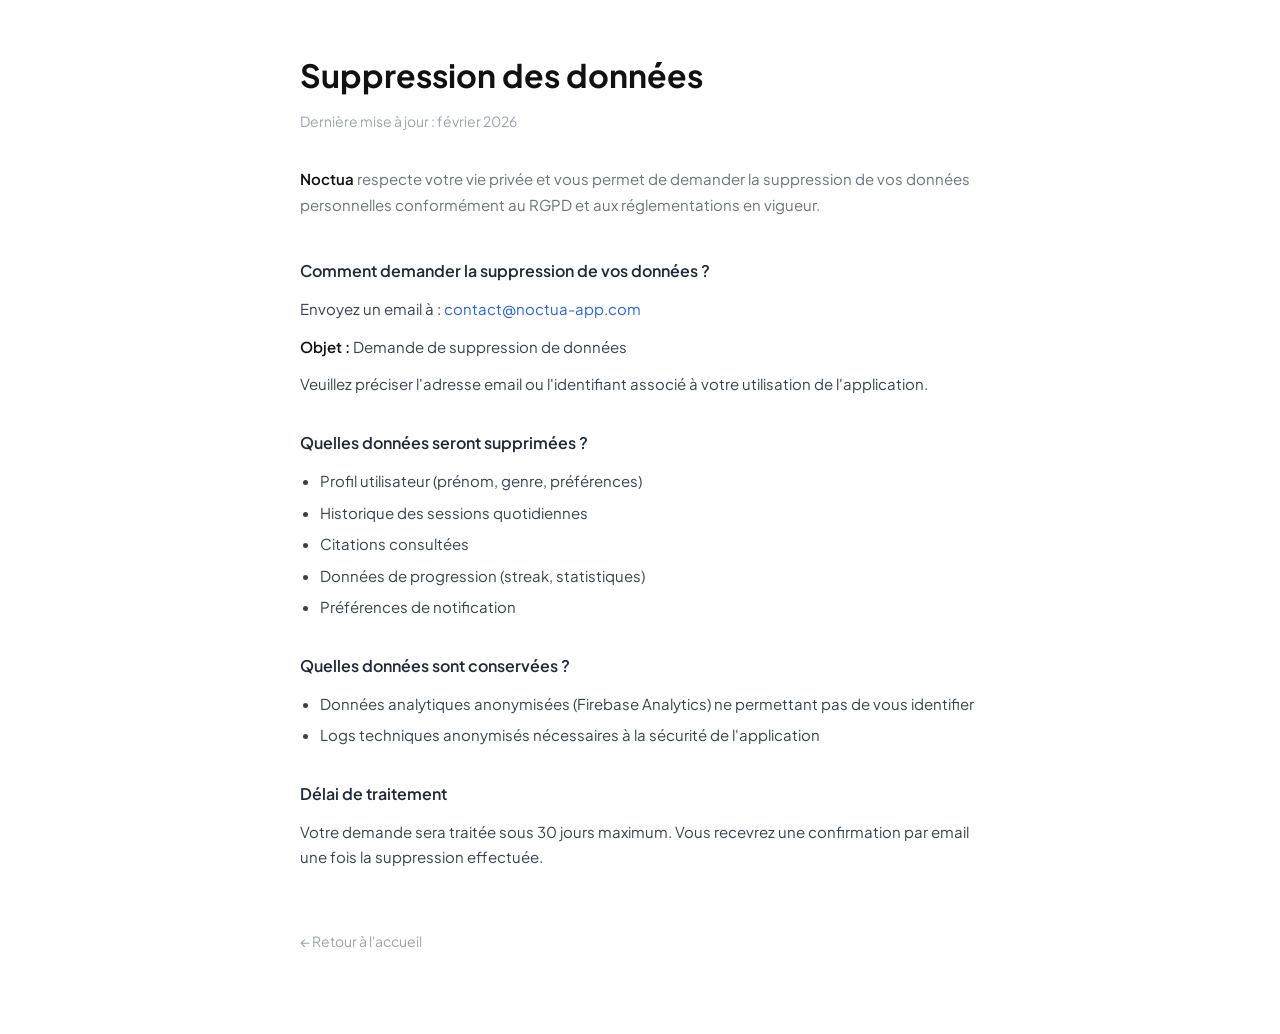
<file: fr/data-deletion/index.html>
<!DOCTYPE html>
<html lang="fr">
<head>
  <meta charset="UTF-8">
  <meta name="viewport" content="width=device-width, initial-scale=1.0">
  <title>Suppression des données - Noctua</title>
  <link rel="icon" type="image/png" href="../../app_icon.png">
  <link rel="preconnect" href="https://fonts.googleapis.com">
  <link rel="preconnect" href="https://fonts.gstatic.com" crossorigin>
  <link href="https://fonts.googleapis.com/css2?family=Plus+Jakarta+Sans:wght@300;400;500;600;700&display=swap" rel="stylesheet">
  <link rel="stylesheet" href="../../legal.css">
</head>
<body>
  <div class="container">
    <h1>Suppression des données</h1>
    <p class="updated">Dernière mise à jour : février 2026</p>
    <p class="intro"><strong>Noctua</strong> respecte votre vie privée et vous permet de demander la suppression de vos données personnelles conformément au RGPD et aux réglementations en vigueur.</p>

    <h3>Comment demander la suppression de vos données ?</h3>
    <p>Envoyez un email à : <a href="mailto:contact@noctua-app.com">contact@noctua-app.com</a></p>
    <p><strong>Objet :</strong> Demande de suppression de données</p>
    <p>Veuillez préciser l'adresse email ou l'identifiant associé à votre utilisation de l'application.</p>

    <h3>Quelles données seront supprimées ?</h3>
    <ul>
      <li>Profil utilisateur (prénom, genre, préférences)</li>
      <li>Historique des sessions quotidiennes</li>
      <li>Citations consultées</li>
      <li>Données de progression (streak, statistiques)</li>
      <li>Préférences de notification</li>
    </ul>

    <h3>Quelles données sont conservées ?</h3>
    <ul>
      <li>Données analytiques anonymisées (Firebase Analytics) ne permettant pas de vous identifier</li>
      <li>Logs techniques anonymisés nécessaires à la sécurité de l'application</li>
    </ul>

    <h3>Délai de traitement</h3>
    <p>Votre demande sera traitée sous 30 jours maximum. Vous recevrez une confirmation par email une fois la suppression effectuée.</p>

    <a href="../../" class="back-home">← Retour à l'accueil</a>
  </div>
</body>
</html>
</file>
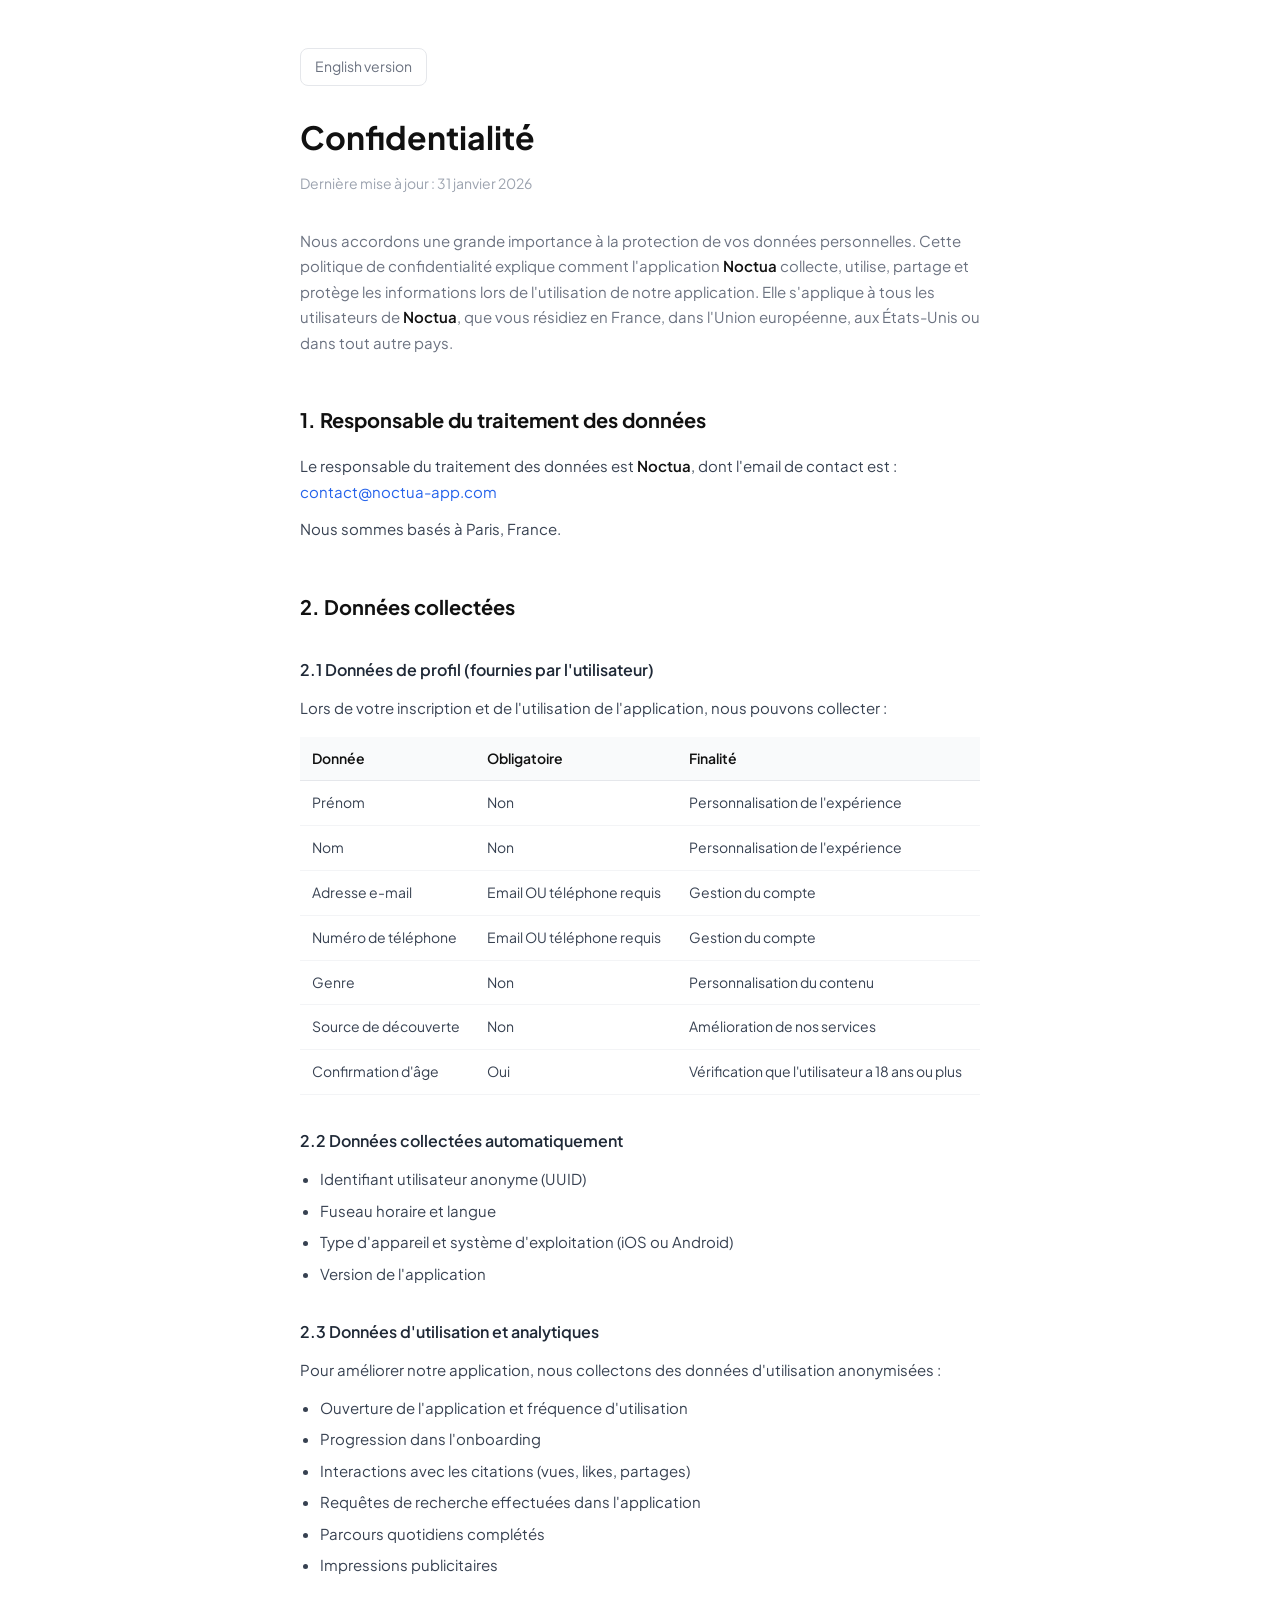
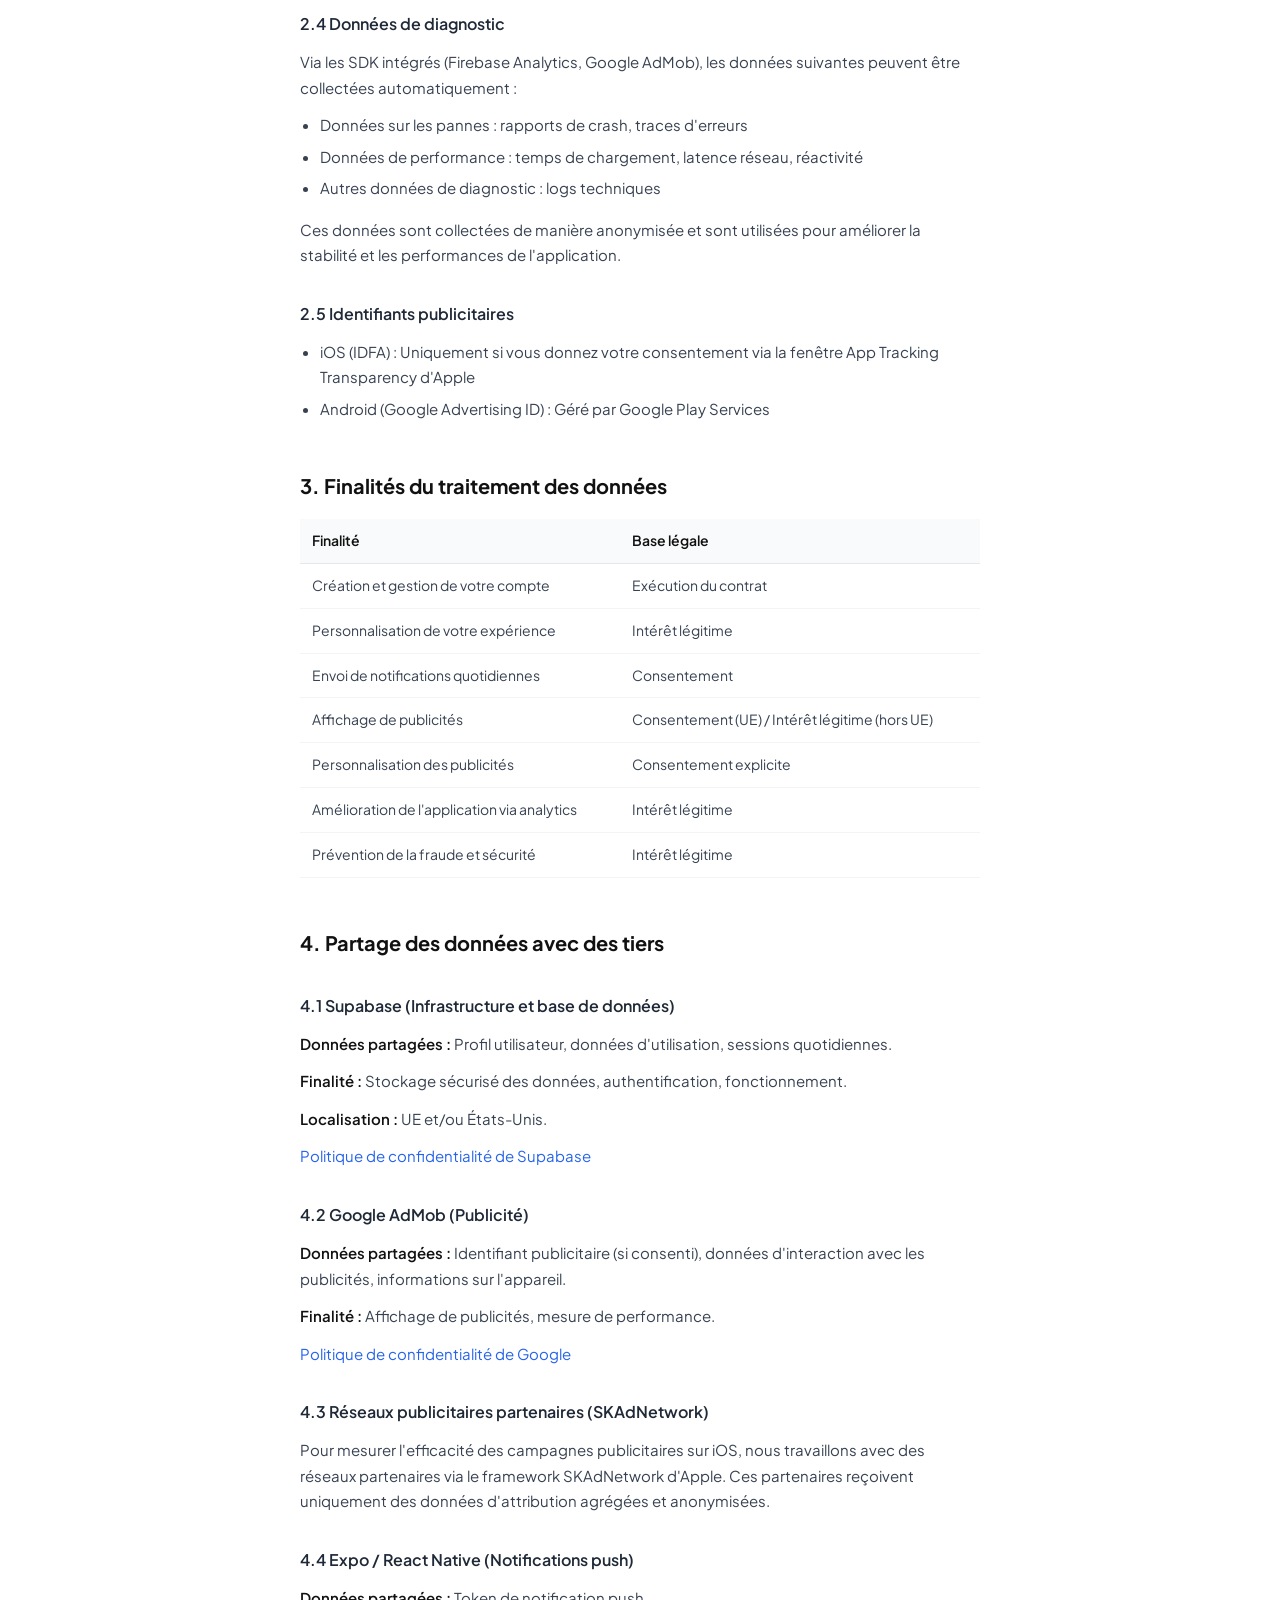
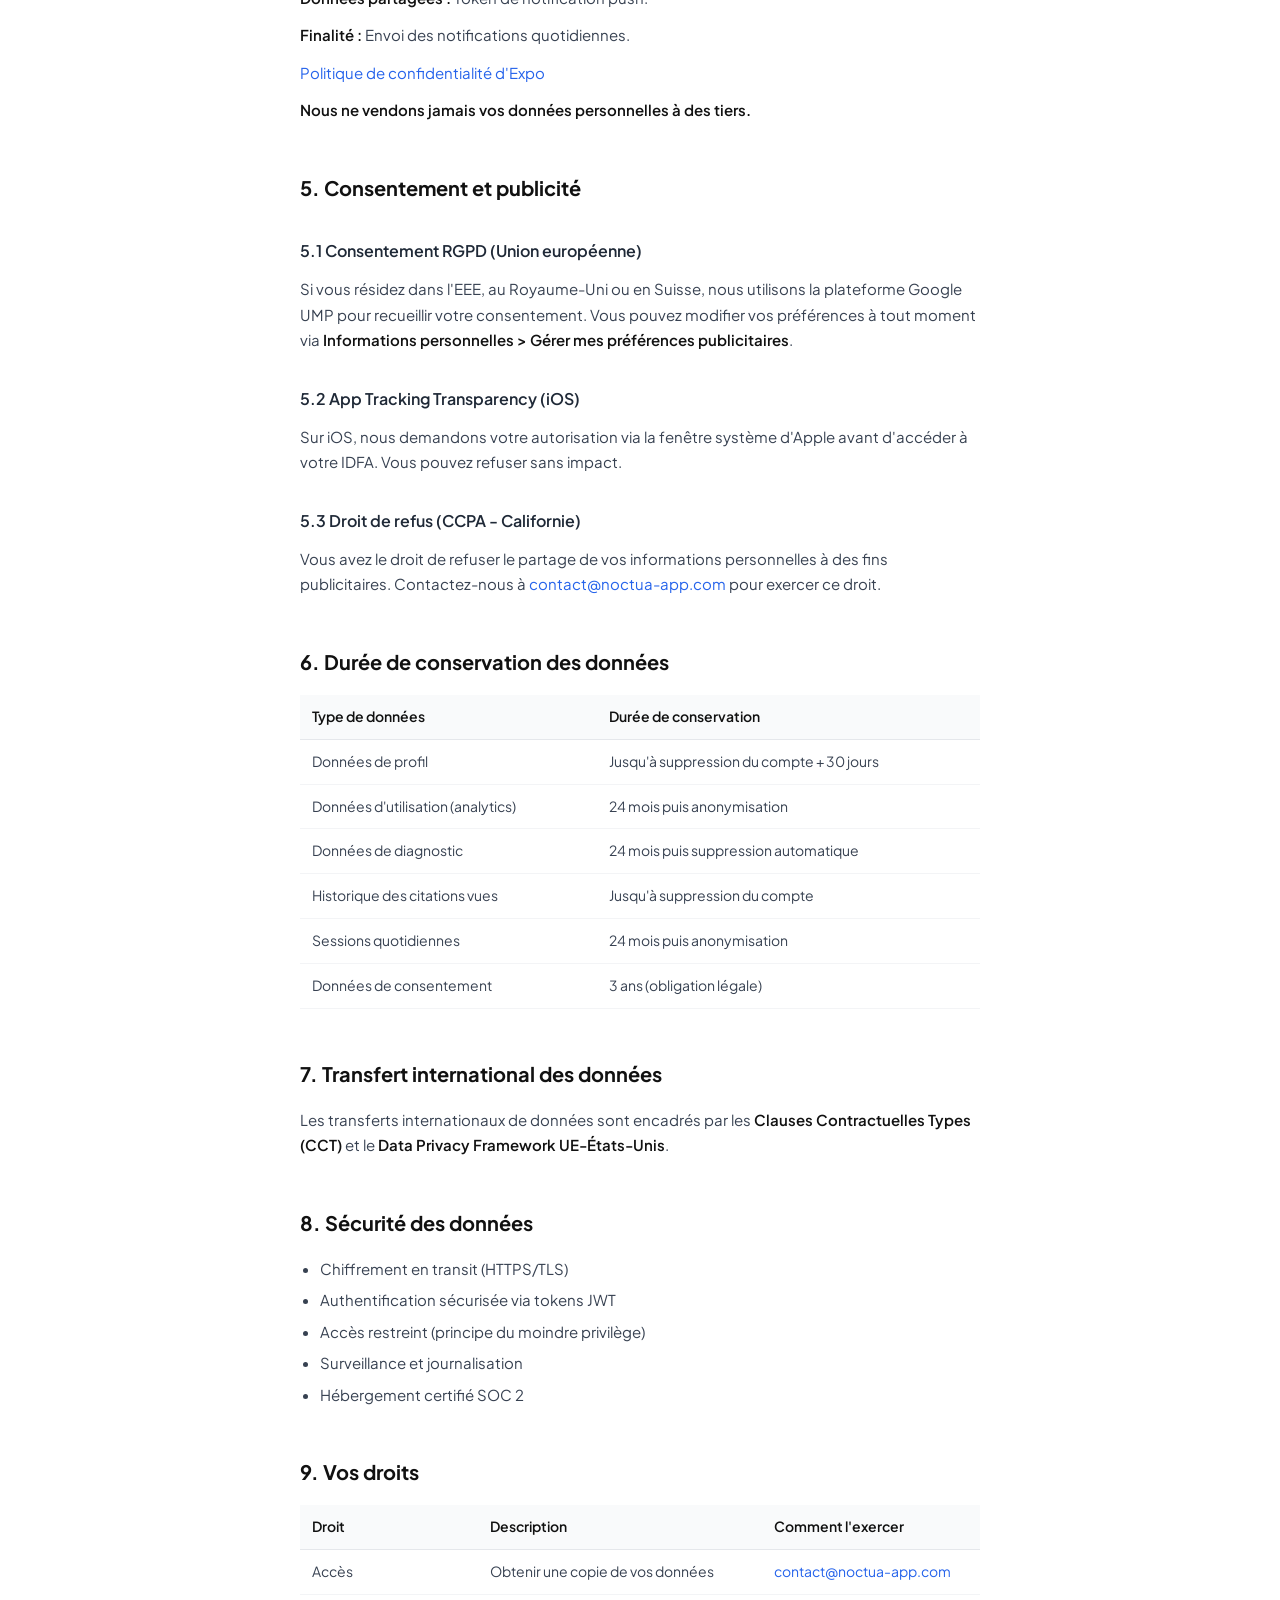
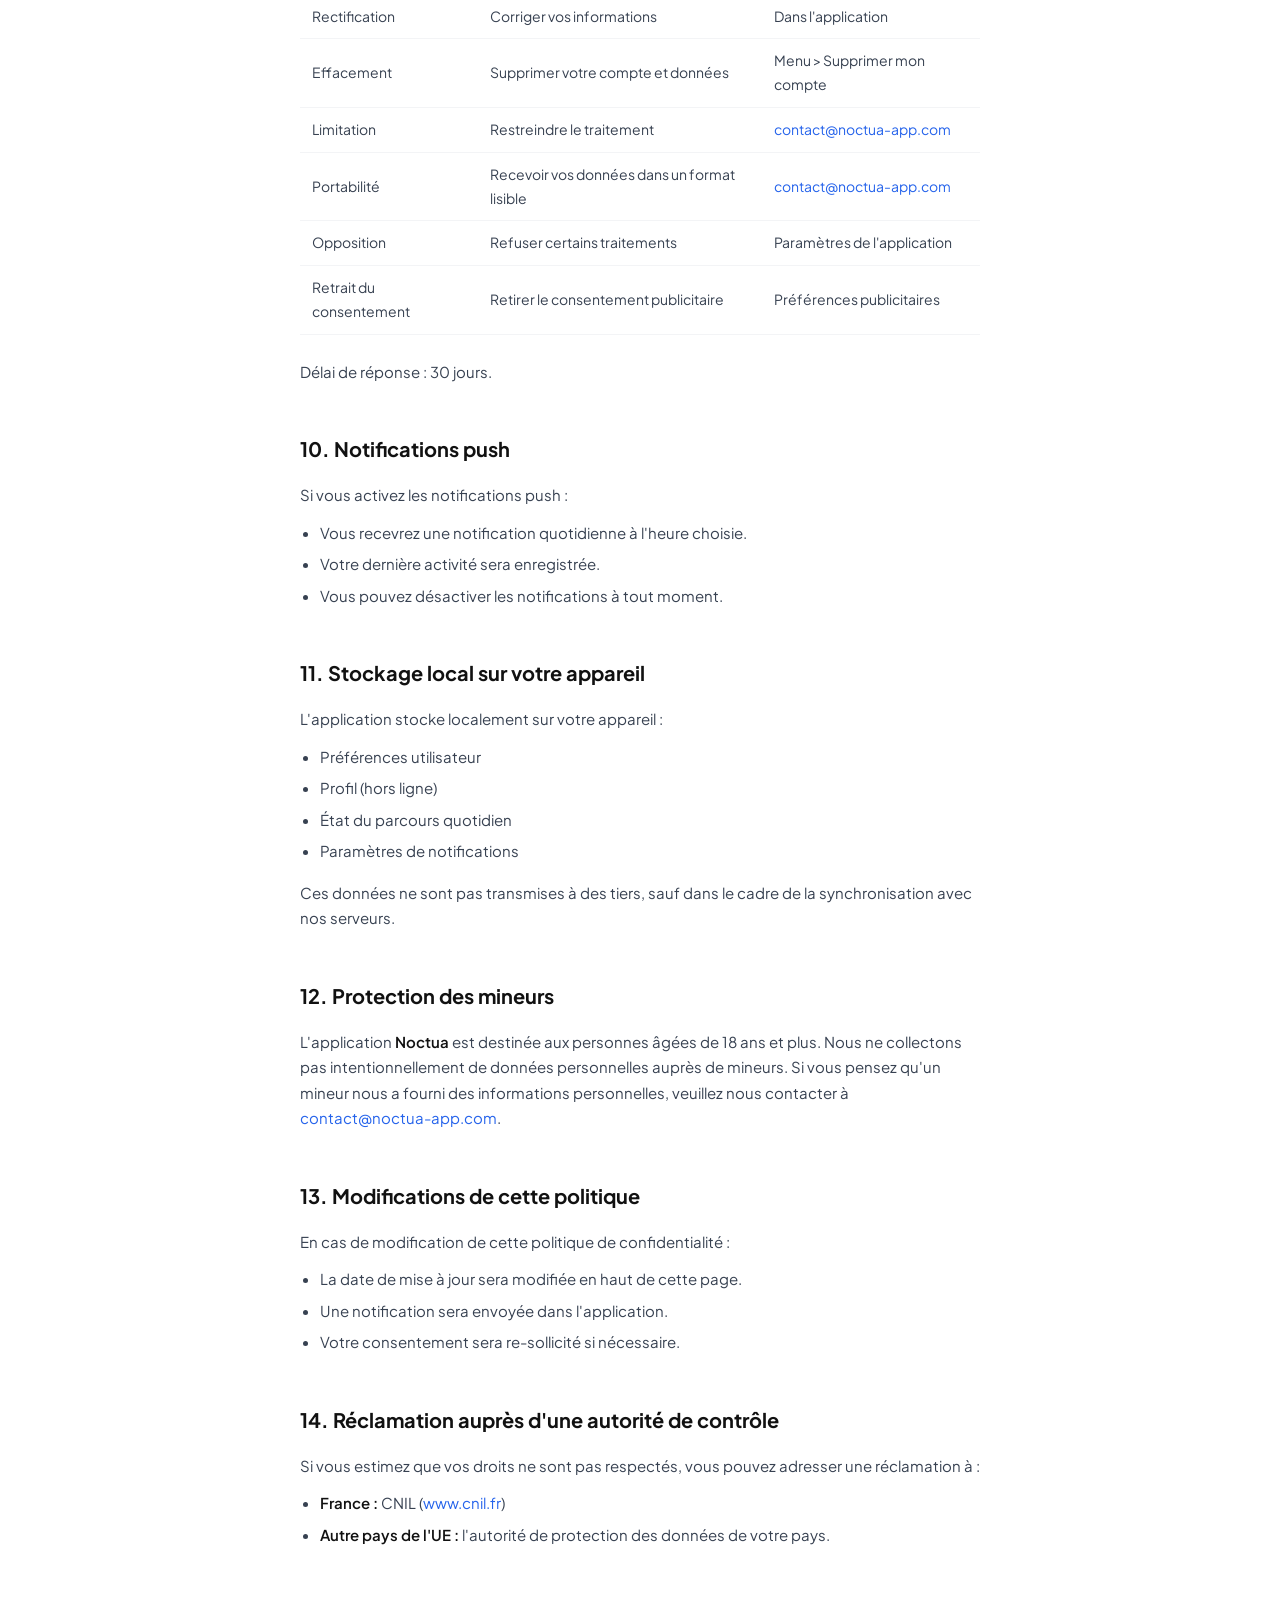
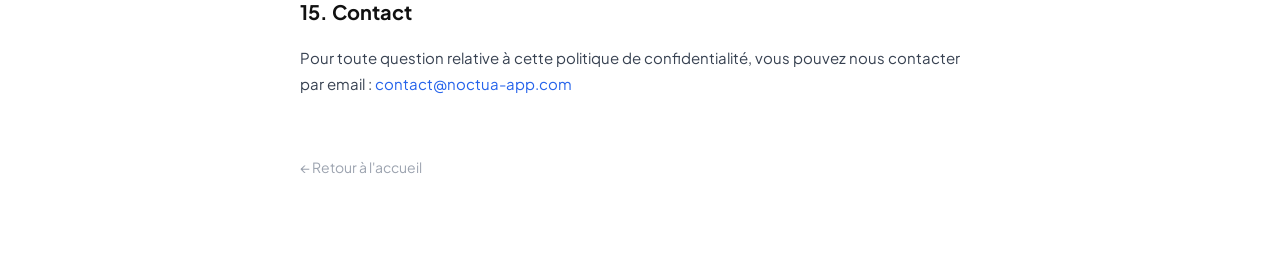
<file: fr/privacy/index.html>
<!DOCTYPE html>
<html lang="fr">
<head>
  <meta charset="UTF-8">
  <meta name="viewport" content="width=device-width, initial-scale=1.0">
  <title>Politique de confidentialité - Noctua</title>
  <link rel="icon" type="image/png" href="../../app_icon.png">
  <link rel="preconnect" href="https://fonts.googleapis.com">
  <link rel="preconnect" href="https://fonts.gstatic.com" crossorigin>
  <link href="https://fonts.googleapis.com/css2?family=Plus+Jakarta+Sans:wght@300;400;500;600;700&display=swap" rel="stylesheet">
  <link rel="stylesheet" href="../../legal.css">
</head>
<body>
  <div class="container">
    <a href="../../en/privacy/" class="lang-switch">English version</a>
    <h1>Confidentialité</h1>
    <p class="updated">Dernière mise à jour : 31 janvier 2026</p>
    <p class="intro">Nous accordons une grande importance à la protection de vos données personnelles. Cette politique de confidentialité explique comment l'application <strong>Noctua</strong> collecte, utilise, partage et protège les informations lors de l'utilisation de notre application. Elle s'applique à tous les utilisateurs de <strong>Noctua</strong>, que vous résidiez en France, dans l'Union européenne, aux États-Unis ou dans tout autre pays.</p>

    <h2>1. Responsable du traitement des données</h2>
    <p>Le responsable du traitement des données est <strong>Noctua</strong>, dont l'email de contact est : <a href="mailto:contact@noctua-app.com">contact@noctua-app.com</a></p>
    <p>Nous sommes basés à Paris, France.</p>

    <h2>2. Données collectées</h2>

    <h3>2.1 Données de profil (fournies par l'utilisateur)</h3>
    <p>Lors de votre inscription et de l'utilisation de l'application, nous pouvons collecter :</p>
    <table>
      <thead>
        <tr>
          <th>Donnée</th>
          <th>Obligatoire</th>
          <th>Finalité</th>
        </tr>
      </thead>
      <tbody>
        <tr>
          <td>Prénom</td>
          <td>Non</td>
          <td>Personnalisation de l'expérience</td>
        </tr>
        <tr>
          <td>Nom</td>
          <td>Non</td>
          <td>Personnalisation de l'expérience</td>
        </tr>
        <tr>
          <td>Adresse e-mail</td>
          <td>Email OU téléphone requis</td>
          <td>Gestion du compte</td>
        </tr>
        <tr>
          <td>Numéro de téléphone</td>
          <td>Email OU téléphone requis</td>
          <td>Gestion du compte</td>
        </tr>
        <tr>
          <td>Genre</td>
          <td>Non</td>
          <td>Personnalisation du contenu</td>
        </tr>
        <tr>
          <td>Source de découverte</td>
          <td>Non</td>
          <td>Amélioration de nos services</td>
        </tr>
        <tr>
          <td>Confirmation d'âge</td>
          <td>Oui</td>
          <td>Vérification que l'utilisateur a 18 ans ou plus</td>
        </tr>
      </tbody>
    </table>

    <h3>2.2 Données collectées automatiquement</h3>
    <ul>
      <li>Identifiant utilisateur anonyme (UUID)</li>
      <li>Fuseau horaire et langue</li>
      <li>Type d'appareil et système d'exploitation (iOS ou Android)</li>
      <li>Version de l'application</li>
    </ul>

    <h3>2.3 Données d'utilisation et analytiques</h3>
    <p>Pour améliorer notre application, nous collectons des données d'utilisation anonymisées :</p>
    <ul>
      <li>Ouverture de l'application et fréquence d'utilisation</li>
      <li>Progression dans l'onboarding</li>
      <li>Interactions avec les citations (vues, likes, partages)</li>
      <li>Requêtes de recherche effectuées dans l'application</li>
      <li>Parcours quotidiens complétés</li>
      <li>Impressions publicitaires</li>
    </ul>

    <h3>2.4 Données de diagnostic</h3>
    <p>Via les SDK intégrés (Firebase Analytics, Google AdMob), les données suivantes peuvent être collectées automatiquement :</p>
    <ul>
      <li>Données sur les pannes : rapports de crash, traces d'erreurs</li>
      <li>Données de performance : temps de chargement, latence réseau, réactivité</li>
      <li>Autres données de diagnostic : logs techniques</li>
    </ul>
    <p>Ces données sont collectées de manière anonymisée et sont utilisées pour améliorer la stabilité et les performances de l'application.</p>

    <h3>2.5 Identifiants publicitaires</h3>
    <ul>
      <li>iOS (IDFA) : Uniquement si vous donnez votre consentement via la fenêtre App Tracking Transparency d'Apple</li>
      <li>Android (Google Advertising ID) : Géré par Google Play Services</li>
    </ul>

    <h2>3. Finalités du traitement des données</h2>
    <table>
      <thead>
        <tr>
          <th>Finalité</th>
          <th>Base légale</th>
        </tr>
      </thead>
      <tbody>
        <tr>
          <td>Création et gestion de votre compte</td>
          <td>Exécution du contrat</td>
        </tr>
        <tr>
          <td>Personnalisation de votre expérience</td>
          <td>Intérêt légitime</td>
        </tr>
        <tr>
          <td>Envoi de notifications quotidiennes</td>
          <td>Consentement</td>
        </tr>
        <tr>
          <td>Affichage de publicités</td>
          <td>Consentement (UE) / Intérêt légitime (hors UE)</td>
        </tr>
        <tr>
          <td>Personnalisation des publicités</td>
          <td>Consentement explicite</td>
        </tr>
        <tr>
          <td>Amélioration de l'application via analytics</td>
          <td>Intérêt légitime</td>
        </tr>
        <tr>
          <td>Prévention de la fraude et sécurité</td>
          <td>Intérêt légitime</td>
        </tr>
      </tbody>
    </table>

    <h2>4. Partage des données avec des tiers</h2>

    <h3>4.1 Supabase (Infrastructure et base de données)</h3>
    <p><strong>Données partagées :</strong> Profil utilisateur, données d'utilisation, sessions quotidiennes.</p>
    <p><strong>Finalité :</strong> Stockage sécurisé des données, authentification, fonctionnement.</p>
    <p><strong>Localisation :</strong> UE et/ou États-Unis.</p>
    <p><a href="https://supabase.com/privacy" target="_blank" rel="noopener noreferrer">Politique de confidentialité de Supabase</a></p>

    <h3>4.2 Google AdMob (Publicité)</h3>
    <p><strong>Données partagées :</strong> Identifiant publicitaire (si consenti), données d'interaction avec les publicités, informations sur l'appareil.</p>
    <p><strong>Finalité :</strong> Affichage de publicités, mesure de performance.</p>
    <p><a href="https://policies.google.com/privacy" target="_blank" rel="noopener noreferrer">Politique de confidentialité de Google</a></p>

    <h3>4.3 Réseaux publicitaires partenaires (SKAdNetwork)</h3>
    <p>Pour mesurer l'efficacité des campagnes publicitaires sur iOS, nous travaillons avec des réseaux partenaires via le framework SKAdNetwork d'Apple. Ces partenaires reçoivent uniquement des données d'attribution agrégées et anonymisées.</p>

    <h3>4.4 Expo / React Native (Notifications push)</h3>
    <p><strong>Données partagées :</strong> Token de notification push.</p>
    <p><strong>Finalité :</strong> Envoi des notifications quotidiennes.</p>
    <p><a href="https://expo.dev/privacy" target="_blank" rel="noopener noreferrer">Politique de confidentialité d'Expo</a></p>

    <p><strong>Nous ne vendons jamais vos données personnelles à des tiers.</strong></p>

    <h2>5. Consentement et publicité</h2>

    <h3>5.1 Consentement RGPD (Union européenne)</h3>
    <p>Si vous résidez dans l'EEE, au Royaume-Uni ou en Suisse, nous utilisons la plateforme Google UMP pour recueillir votre consentement. Vous pouvez modifier vos préférences à tout moment via <strong>Informations personnelles &gt; Gérer mes préférences publicitaires</strong>.</p>

    <h3>5.2 App Tracking Transparency (iOS)</h3>
    <p>Sur iOS, nous demandons votre autorisation via la fenêtre système d'Apple avant d'accéder à votre IDFA. Vous pouvez refuser sans impact.</p>

    <h3>5.3 Droit de refus (CCPA - Californie)</h3>
    <p>Vous avez le droit de refuser le partage de vos informations personnelles à des fins publicitaires. Contactez-nous à <a href="mailto:contact@noctua-app.com">contact@noctua-app.com</a> pour exercer ce droit.</p>

    <h2>6. Durée de conservation des données</h2>
    <table>
      <thead>
        <tr>
          <th>Type de données</th>
          <th>Durée de conservation</th>
        </tr>
      </thead>
      <tbody>
        <tr>
          <td>Données de profil</td>
          <td>Jusqu'à suppression du compte + 30 jours</td>
        </tr>
        <tr>
          <td>Données d'utilisation (analytics)</td>
          <td>24 mois puis anonymisation</td>
        </tr>
        <tr>
          <td>Données de diagnostic</td>
          <td>24 mois puis suppression automatique</td>
        </tr>
        <tr>
          <td>Historique des citations vues</td>
          <td>Jusqu'à suppression du compte</td>
        </tr>
        <tr>
          <td>Sessions quotidiennes</td>
          <td>24 mois puis anonymisation</td>
        </tr>
        <tr>
          <td>Données de consentement</td>
          <td>3 ans (obligation légale)</td>
        </tr>
      </tbody>
    </table>

    <h2>7. Transfert international des données</h2>
    <p>Les transferts internationaux de données sont encadrés par les <strong>Clauses Contractuelles Types (CCT)</strong> et le <strong>Data Privacy Framework UE-États-Unis</strong>.</p>

    <h2>8. Sécurité des données</h2>
    <ul>
      <li>Chiffrement en transit (HTTPS/TLS)</li>
      <li>Authentification sécurisée via tokens JWT</li>
      <li>Accès restreint (principe du moindre privilège)</li>
      <li>Surveillance et journalisation</li>
      <li>Hébergement certifié SOC 2</li>
    </ul>

    <h2>9. Vos droits</h2>
    <table>
      <thead>
        <tr>
          <th>Droit</th>
          <th>Description</th>
          <th>Comment l'exercer</th>
        </tr>
      </thead>
      <tbody>
        <tr>
          <td>Accès</td>
          <td>Obtenir une copie de vos données</td>
          <td><a href="mailto:contact@noctua-app.com">contact@noctua-app.com</a></td>
        </tr>
        <tr>
          <td>Rectification</td>
          <td>Corriger vos informations</td>
          <td>Dans l'application</td>
        </tr>
        <tr>
          <td>Effacement</td>
          <td>Supprimer votre compte et données</td>
          <td>Menu &gt; Supprimer mon compte</td>
        </tr>
        <tr>
          <td>Limitation</td>
          <td>Restreindre le traitement</td>
          <td><a href="mailto:contact@noctua-app.com">contact@noctua-app.com</a></td>
        </tr>
        <tr>
          <td>Portabilité</td>
          <td>Recevoir vos données dans un format lisible</td>
          <td><a href="mailto:contact@noctua-app.com">contact@noctua-app.com</a></td>
        </tr>
        <tr>
          <td>Opposition</td>
          <td>Refuser certains traitements</td>
          <td>Paramètres de l'application</td>
        </tr>
        <tr>
          <td>Retrait du consentement</td>
          <td>Retirer le consentement publicitaire</td>
          <td>Préférences publicitaires</td>
        </tr>
      </tbody>
    </table>
    <p>Délai de réponse : 30 jours.</p>

    <h2>10. Notifications push</h2>
    <p>Si vous activez les notifications push :</p>
    <ul>
      <li>Vous recevrez une notification quotidienne à l'heure choisie.</li>
      <li>Votre dernière activité sera enregistrée.</li>
      <li>Vous pouvez désactiver les notifications à tout moment.</li>
    </ul>

    <h2>11. Stockage local sur votre appareil</h2>
    <p>L'application stocke localement sur votre appareil :</p>
    <ul>
      <li>Préférences utilisateur</li>
      <li>Profil (hors ligne)</li>
      <li>État du parcours quotidien</li>
      <li>Paramètres de notifications</li>
    </ul>
    <p>Ces données ne sont pas transmises à des tiers, sauf dans le cadre de la synchronisation avec nos serveurs.</p>

    <h2>12. Protection des mineurs</h2>
    <p>L'application <strong>Noctua</strong> est destinée aux personnes âgées de 18 ans et plus. Nous ne collectons pas intentionnellement de données personnelles auprès de mineurs. Si vous pensez qu'un mineur nous a fourni des informations personnelles, veuillez nous contacter à <a href="mailto:contact@noctua-app.com">contact@noctua-app.com</a>.</p>

    <h2>13. Modifications de cette politique</h2>
    <p>En cas de modification de cette politique de confidentialité :</p>
    <ul>
      <li>La date de mise à jour sera modifiée en haut de cette page.</li>
      <li>Une notification sera envoyée dans l'application.</li>
      <li>Votre consentement sera re-sollicité si nécessaire.</li>
    </ul>

    <h2>14. Réclamation auprès d'une autorité de contrôle</h2>
    <p>Si vous estimez que vos droits ne sont pas respectés, vous pouvez adresser une réclamation à :</p>
    <ul>
      <li><strong>France :</strong> CNIL (<a href="https://www.cnil.fr" target="_blank" rel="noopener noreferrer">www.cnil.fr</a>)</li>
      <li><strong>Autre pays de l'UE :</strong> l'autorité de protection des données de votre pays.</li>
    </ul>

    <h2>15. Contact</h2>
    <p>Pour toute question relative à cette politique de confidentialité, vous pouvez nous contacter par email : <a href="mailto:contact@noctua-app.com">contact@noctua-app.com</a></p>

    <a href="../../" class="back-home">&larr; Retour à l'accueil</a>
  </div>
</body>
</html>
</file>
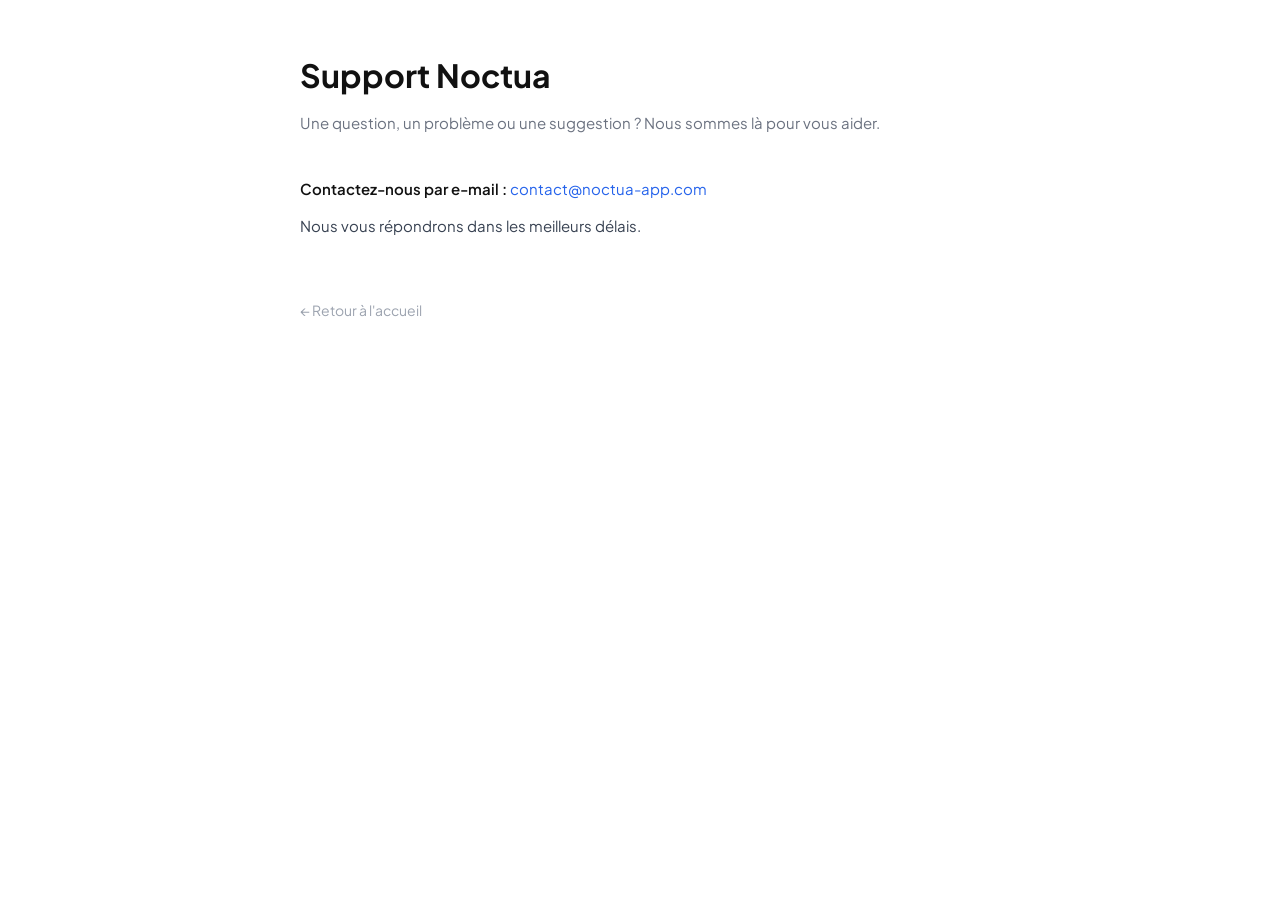
<file: fr/support/index.html>
<!DOCTYPE html>
<html lang="fr">
<head>
  <meta charset="UTF-8">
  <meta name="viewport" content="width=device-width, initial-scale=1.0">
  <title>Support - Noctua</title>
  <link rel="icon" type="image/png" href="../../app_icon.png">
  <link rel="preconnect" href="https://fonts.googleapis.com">
  <link rel="preconnect" href="https://fonts.gstatic.com" crossorigin>
  <link href="https://fonts.googleapis.com/css2?family=Plus+Jakarta+Sans:wght@300;400;500;600;700&display=swap" rel="stylesheet">
  <link rel="stylesheet" href="../../legal.css">
</head>
<body>
  <div class="container">
    <h1>Support Noctua</h1>
    <p class="intro">Une question, un problème ou une suggestion ? Nous sommes là pour vous aider.</p>
    <p><strong>Contactez-nous par e-mail :</strong> <a href="mailto:contact@noctua-app.com">contact@noctua-app.com</a></p>
    <p>Nous vous répondrons dans les meilleurs délais.</p>
    <a href="../../" class="back-home">← Retour à l'accueil</a>
  </div>
</body>
</html>
</file>
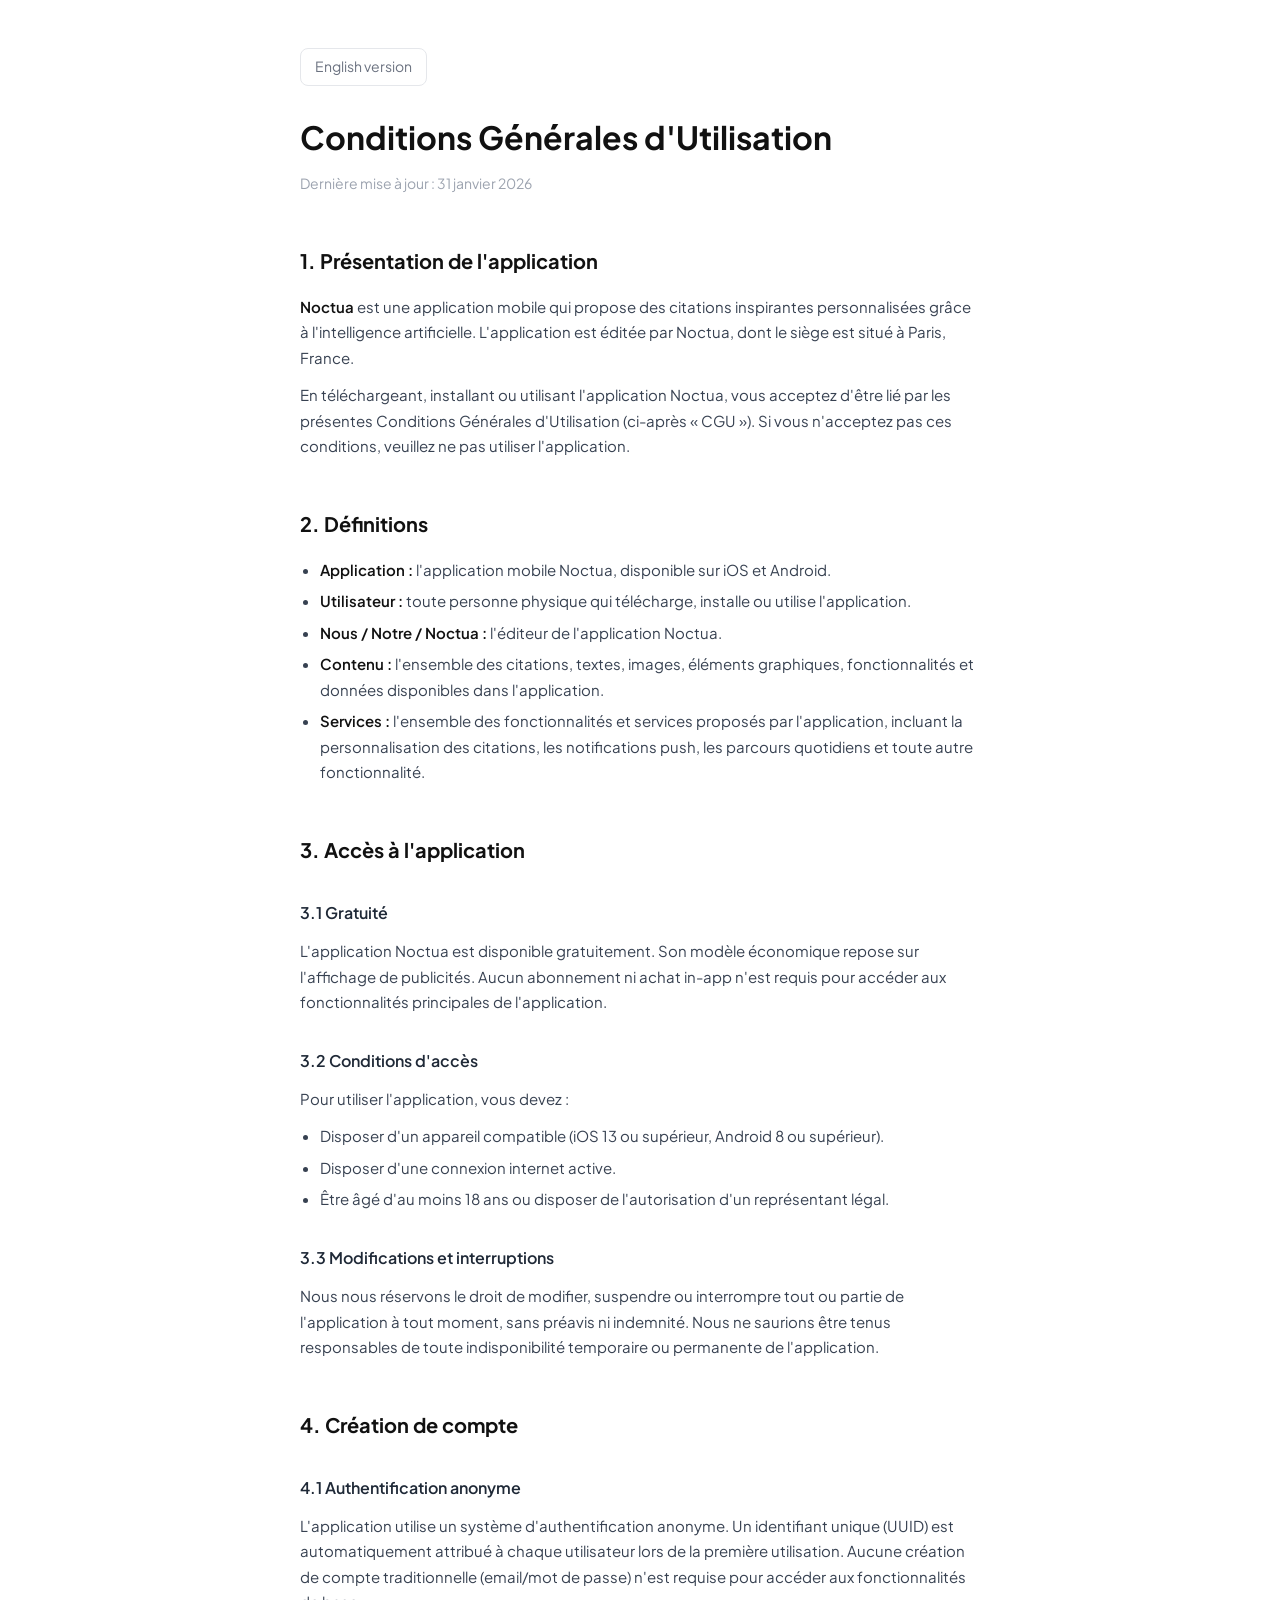
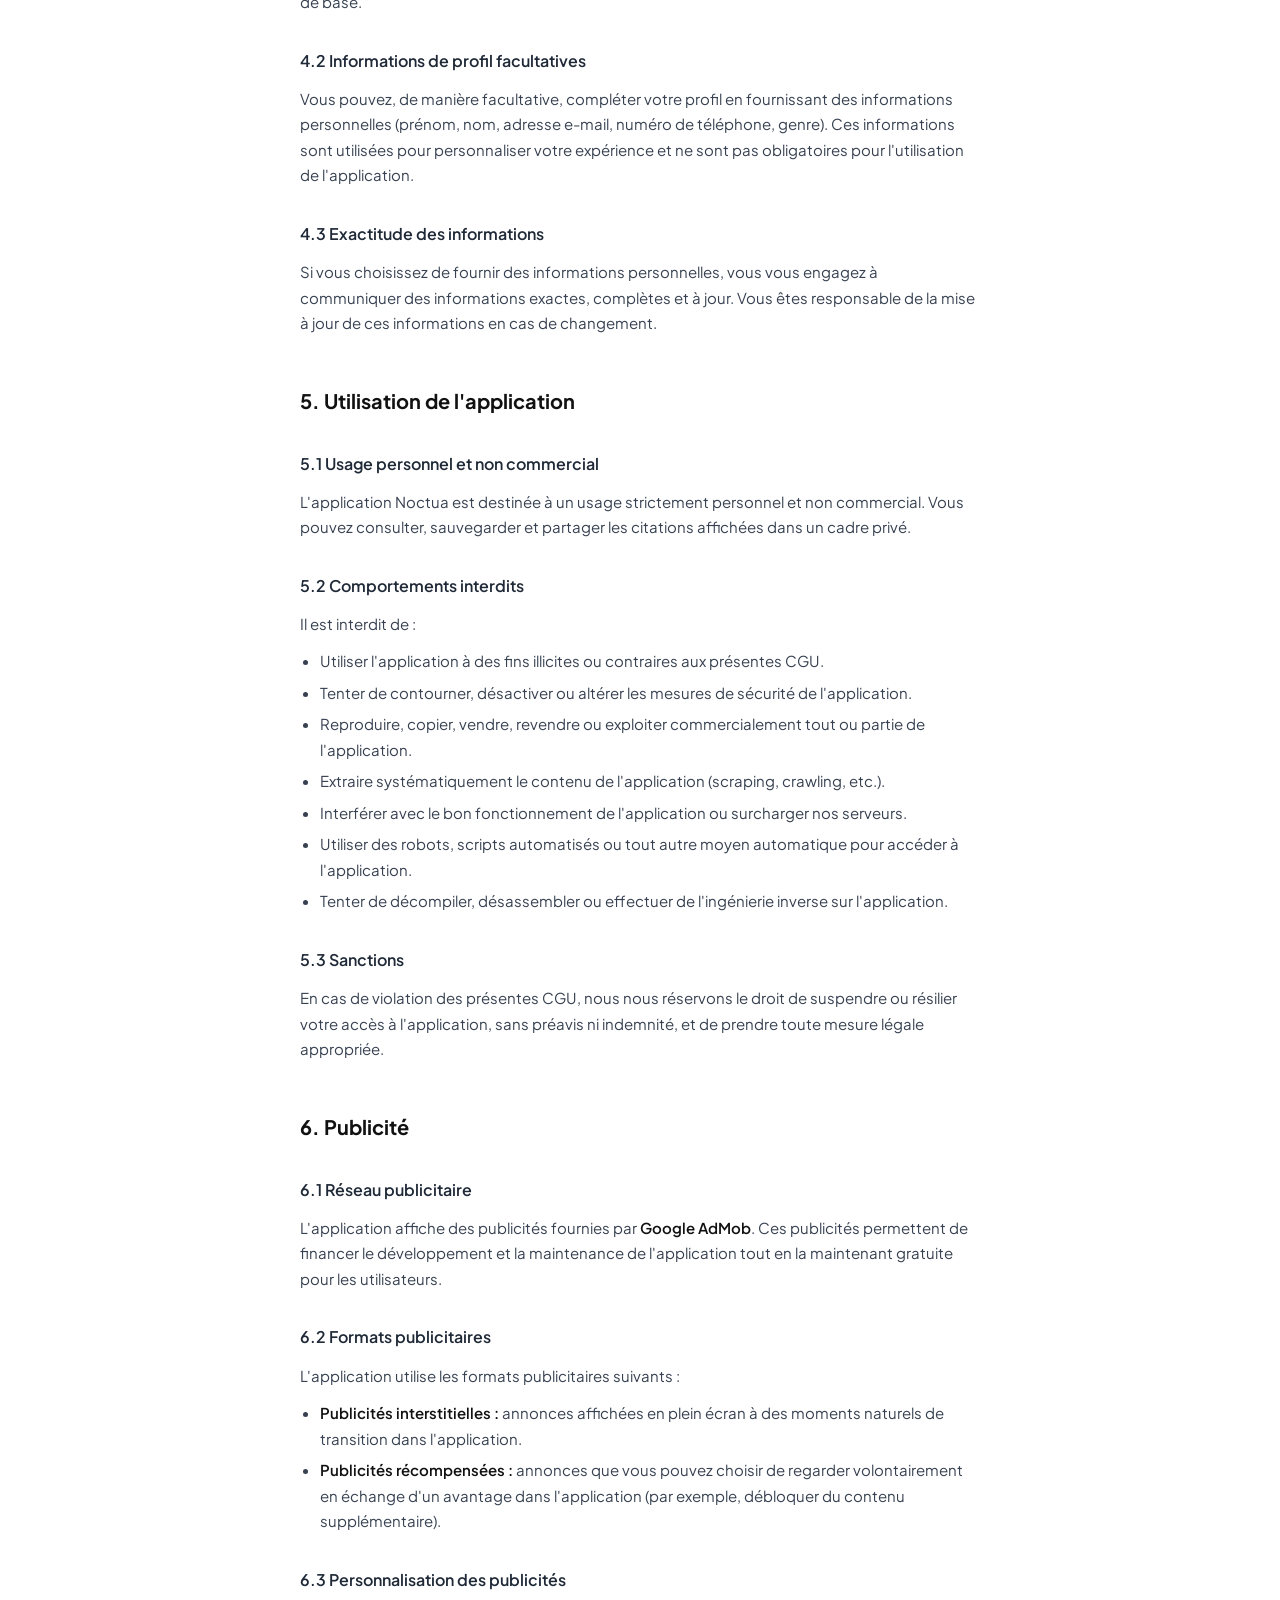
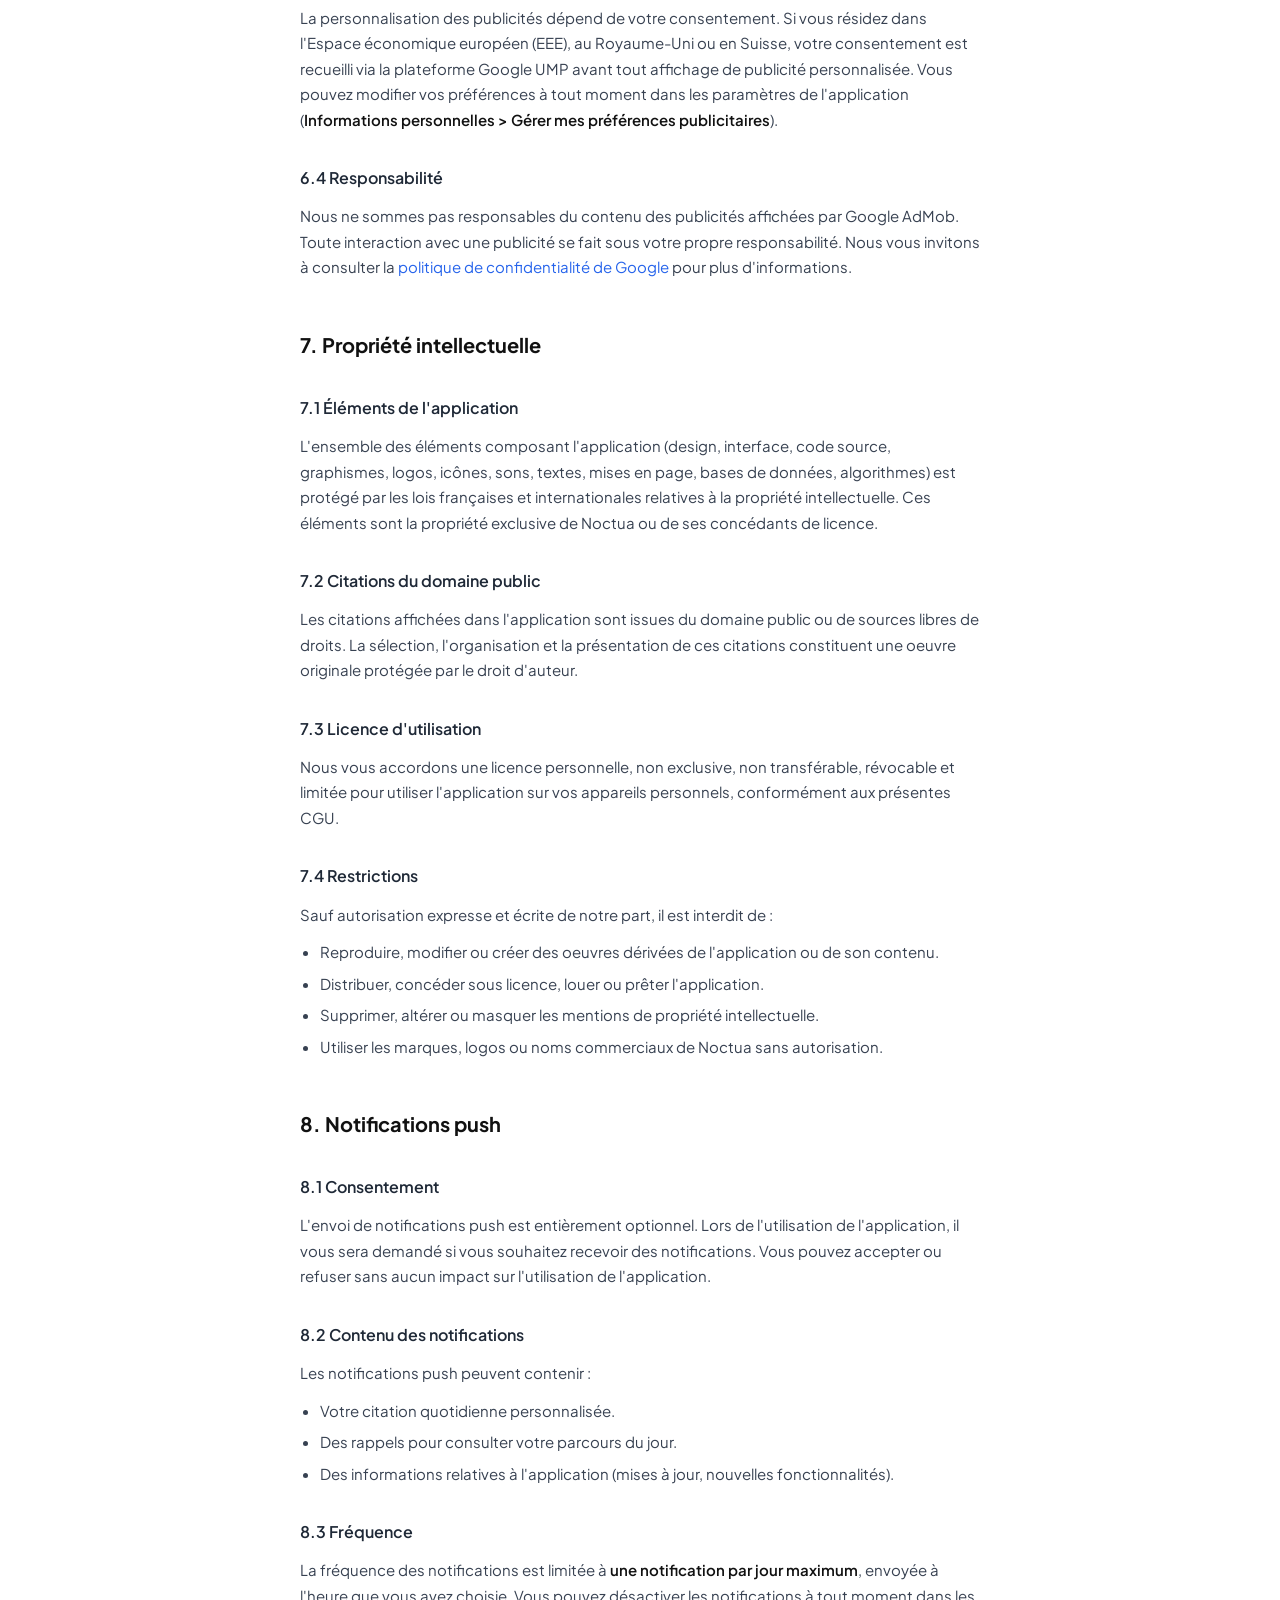
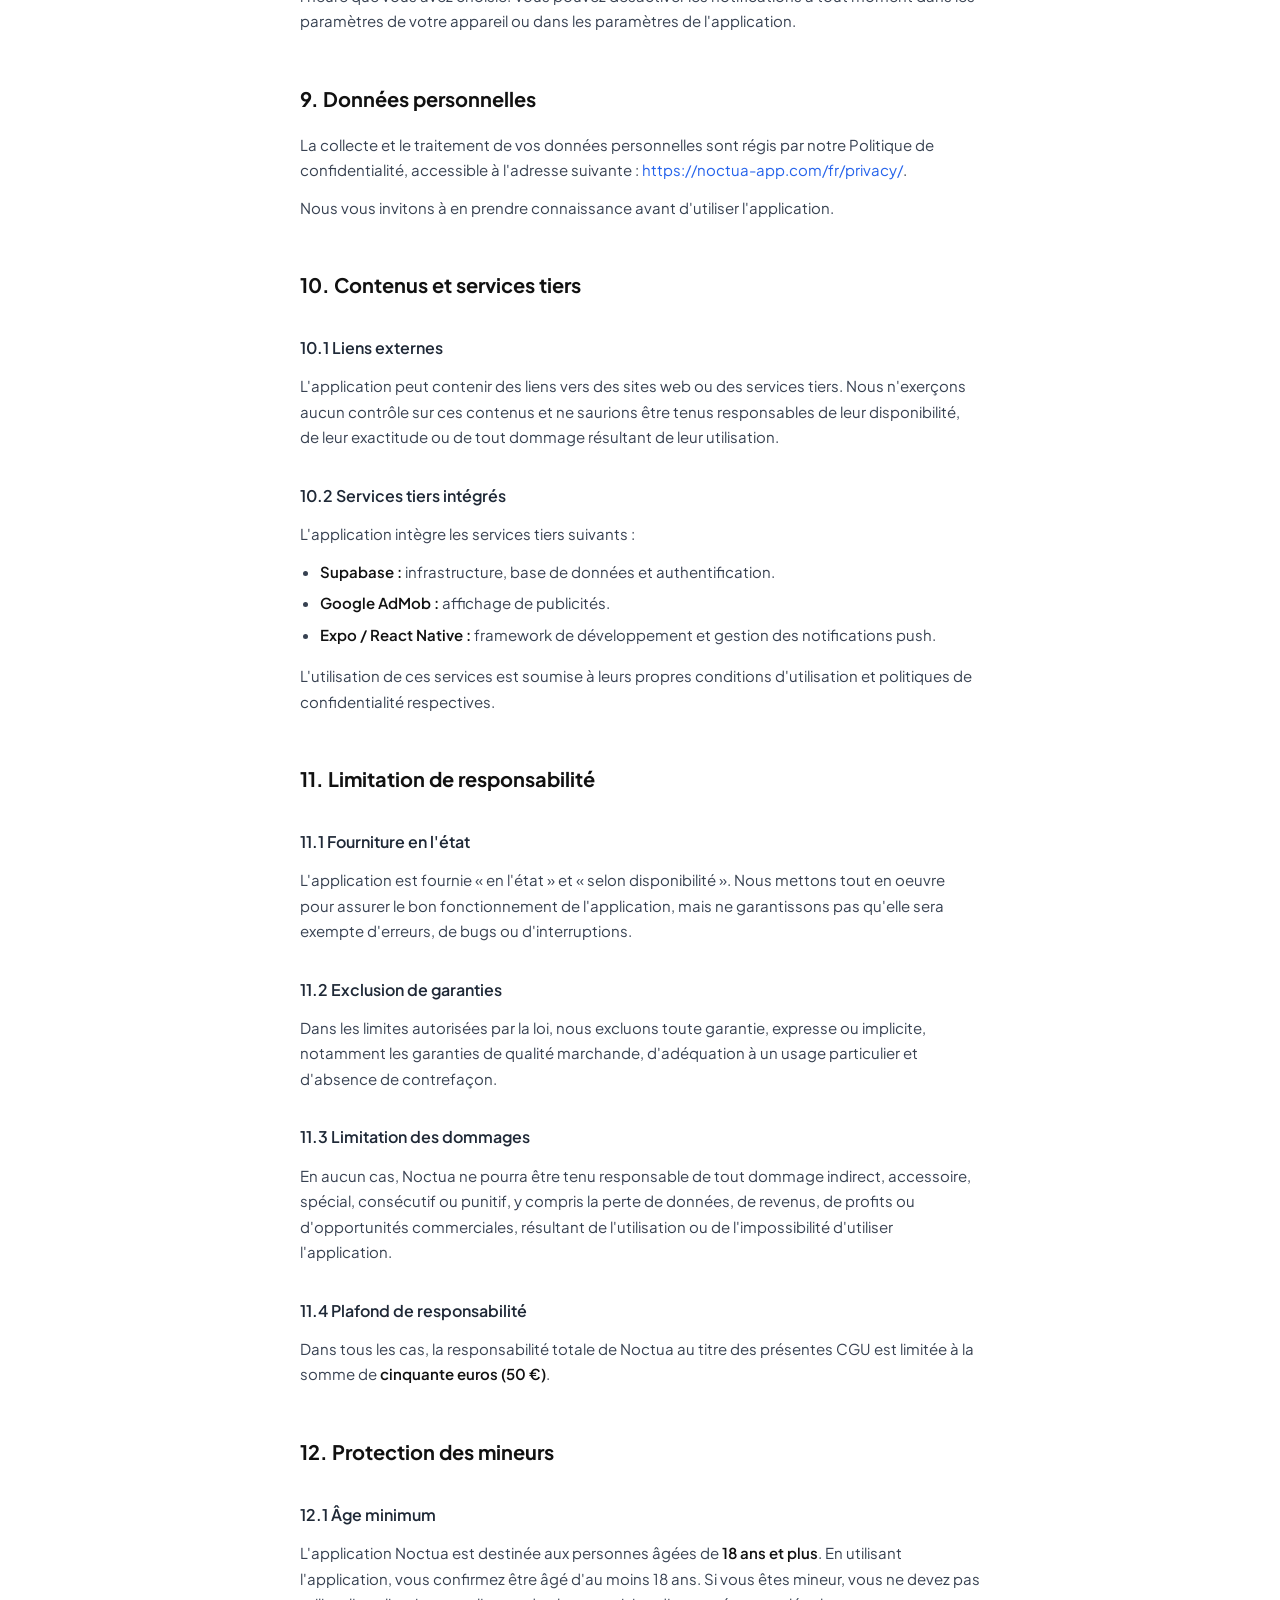
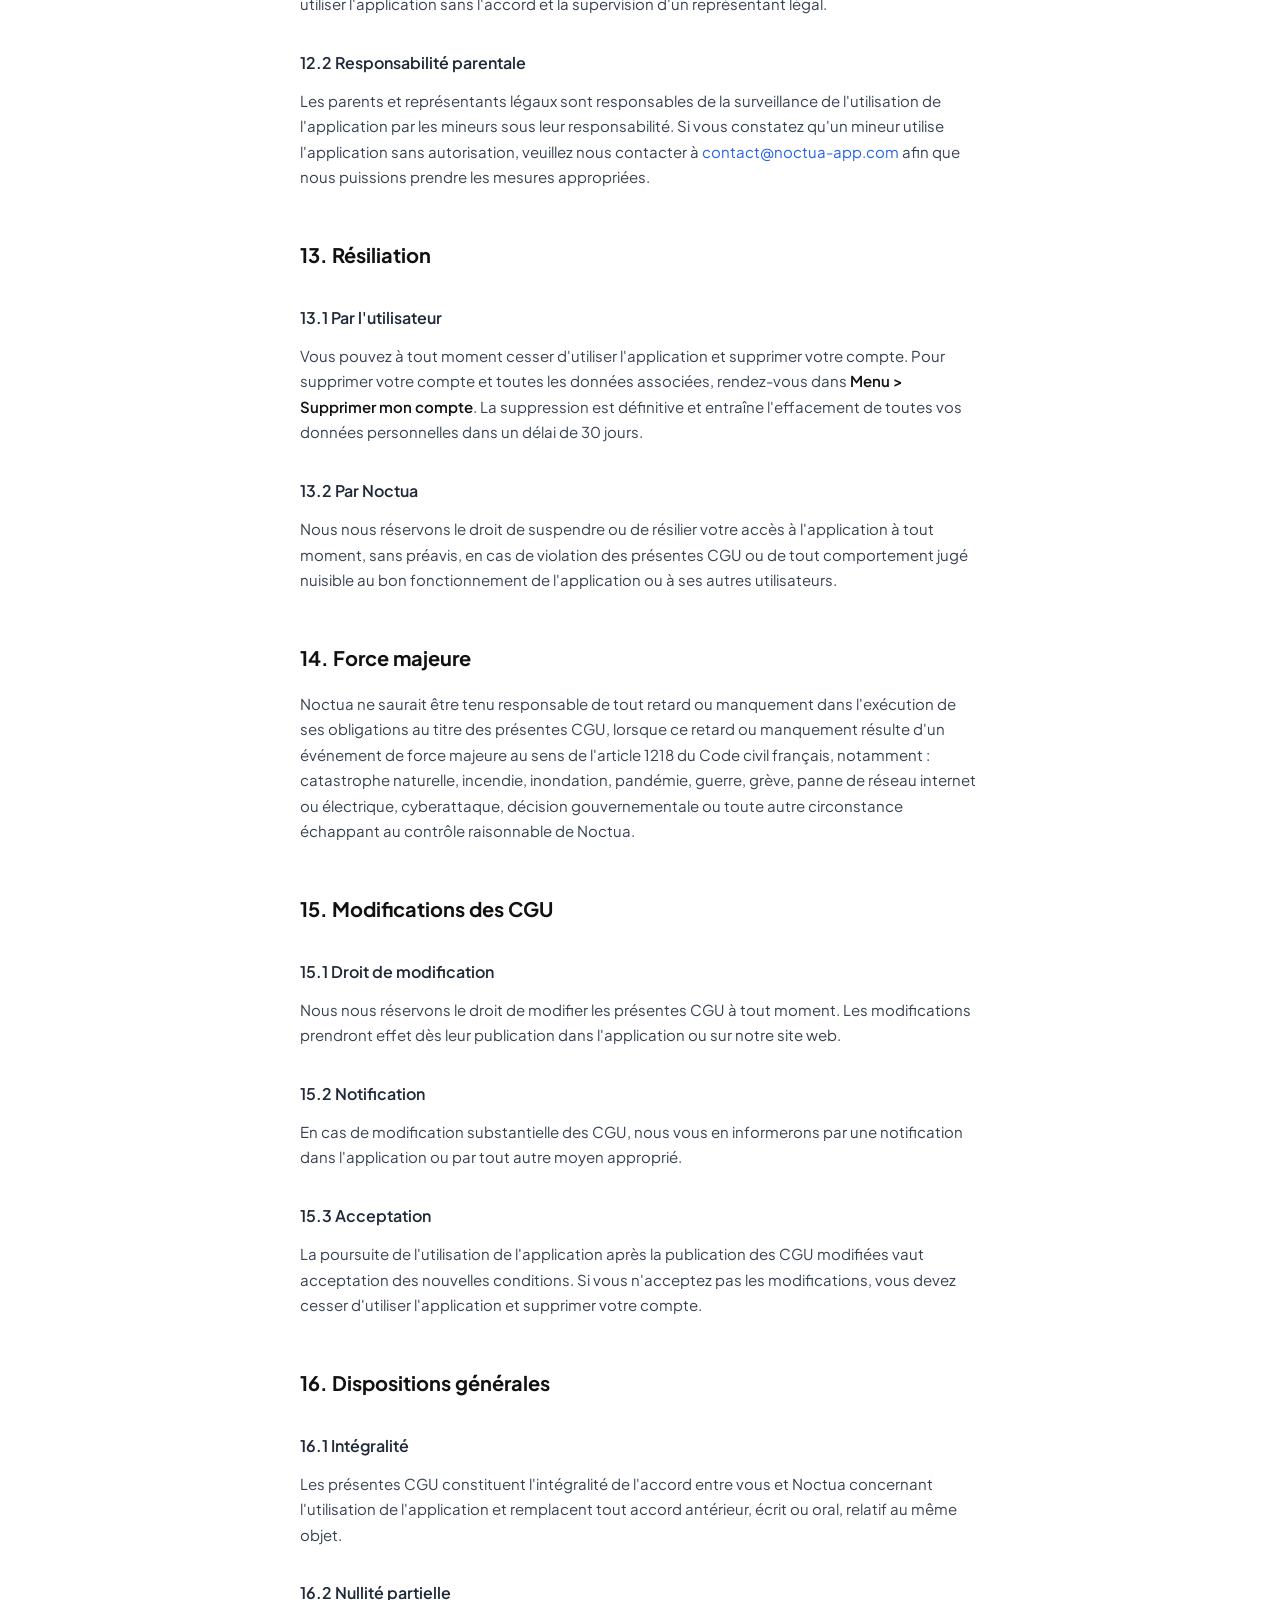
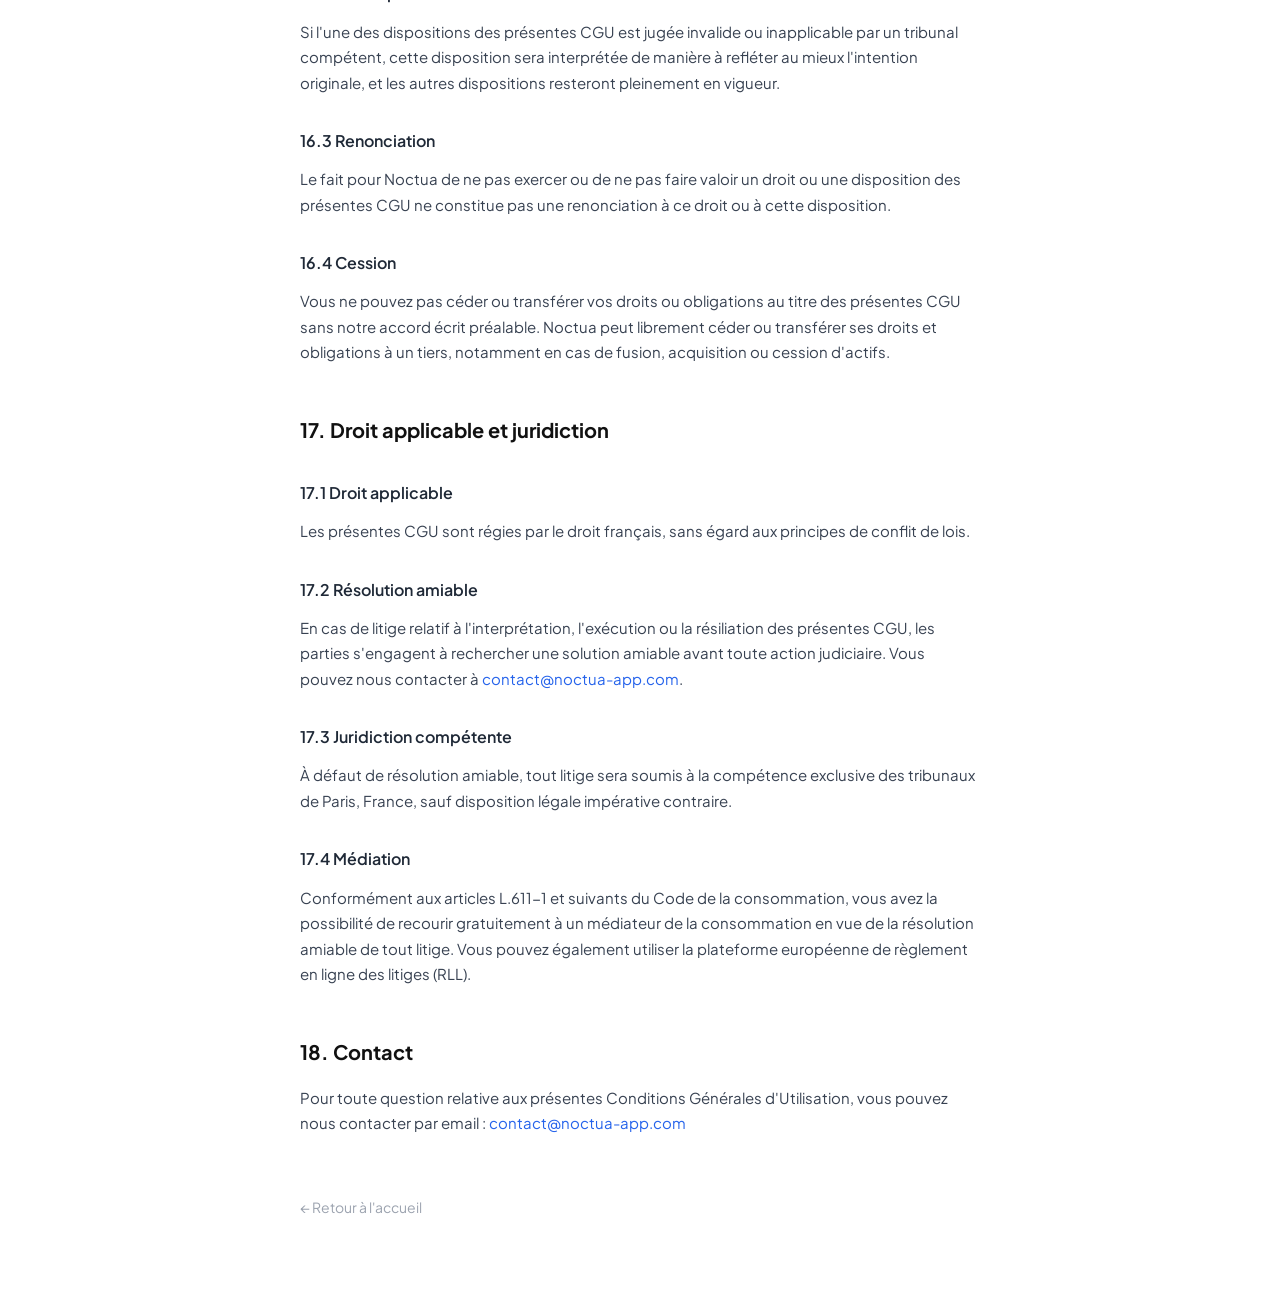
<file: fr/terms/index.html>
<!DOCTYPE html>
<html lang="fr">
<head>
  <meta charset="UTF-8">
  <meta name="viewport" content="width=device-width, initial-scale=1.0">
  <title>Conditions Générales d'Utilisation - Noctua</title>
  <link rel="icon" type="image/png" href="../../app_icon.png">
  <link rel="preconnect" href="https://fonts.googleapis.com">
  <link rel="preconnect" href="https://fonts.gstatic.com" crossorigin>
  <link href="https://fonts.googleapis.com/css2?family=Plus+Jakarta+Sans:wght@300;400;500;600;700&display=swap" rel="stylesheet">
  <link rel="stylesheet" href="../../legal.css">
</head>
<body>
  <div class="container">
    <a href="../../en/terms/" class="lang-switch">English version</a>
    <h1>Conditions Générales d'Utilisation</h1>
    <p class="updated">Dernière mise à jour : 31 janvier 2026</p>

    <h2>1. Présentation de l'application</h2>
    <p><strong>Noctua</strong> est une application mobile qui propose des citations inspirantes personnalisées grâce à l'intelligence artificielle. L'application est éditée par Noctua, dont le siège est situé à Paris, France.</p>
    <p>En téléchargeant, installant ou utilisant l'application Noctua, vous acceptez d'être lié par les présentes Conditions Générales d'Utilisation (ci-après « CGU »). Si vous n'acceptez pas ces conditions, veuillez ne pas utiliser l'application.</p>

    <h2>2. Définitions</h2>
    <ul>
      <li><strong>Application :</strong> l'application mobile Noctua, disponible sur iOS et Android.</li>
      <li><strong>Utilisateur :</strong> toute personne physique qui télécharge, installe ou utilise l'application.</li>
      <li><strong>Nous / Notre / Noctua :</strong> l'éditeur de l'application Noctua.</li>
      <li><strong>Contenu :</strong> l'ensemble des citations, textes, images, éléments graphiques, fonctionnalités et données disponibles dans l'application.</li>
      <li><strong>Services :</strong> l'ensemble des fonctionnalités et services proposés par l'application, incluant la personnalisation des citations, les notifications push, les parcours quotidiens et toute autre fonctionnalité.</li>
    </ul>

    <h2>3. Accès à l'application</h2>
    <h3>3.1 Gratuité</h3>
    <p>L'application Noctua est disponible gratuitement. Son modèle économique repose sur l'affichage de publicités. Aucun abonnement ni achat in-app n'est requis pour accéder aux fonctionnalités principales de l'application.</p>
    <h3>3.2 Conditions d'accès</h3>
    <p>Pour utiliser l'application, vous devez :</p>
    <ul>
      <li>Disposer d'un appareil compatible (iOS 13 ou supérieur, Android 8 ou supérieur).</li>
      <li>Disposer d'une connexion internet active.</li>
      <li>Être âgé d'au moins 18 ans ou disposer de l'autorisation d'un représentant légal.</li>
    </ul>
    <h3>3.3 Modifications et interruptions</h3>
    <p>Nous nous réservons le droit de modifier, suspendre ou interrompre tout ou partie de l'application à tout moment, sans préavis ni indemnité. Nous ne saurions être tenus responsables de toute indisponibilité temporaire ou permanente de l'application.</p>

    <h2>4. Création de compte</h2>
    <h3>4.1 Authentification anonyme</h3>
    <p>L'application utilise un système d'authentification anonyme. Un identifiant unique (UUID) est automatiquement attribué à chaque utilisateur lors de la première utilisation. Aucune création de compte traditionnelle (email/mot de passe) n'est requise pour accéder aux fonctionnalités de base.</p>
    <h3>4.2 Informations de profil facultatives</h3>
    <p>Vous pouvez, de manière facultative, compléter votre profil en fournissant des informations personnelles (prénom, nom, adresse e-mail, numéro de téléphone, genre). Ces informations sont utilisées pour personnaliser votre expérience et ne sont pas obligatoires pour l'utilisation de l'application.</p>
    <h3>4.3 Exactitude des informations</h3>
    <p>Si vous choisissez de fournir des informations personnelles, vous vous engagez à communiquer des informations exactes, complètes et à jour. Vous êtes responsable de la mise à jour de ces informations en cas de changement.</p>

    <h2>5. Utilisation de l'application</h2>
    <h3>5.1 Usage personnel et non commercial</h3>
    <p>L'application Noctua est destinée à un usage strictement personnel et non commercial. Vous pouvez consulter, sauvegarder et partager les citations affichées dans un cadre privé.</p>
    <h3>5.2 Comportements interdits</h3>
    <p>Il est interdit de :</p>
    <ul>
      <li>Utiliser l'application à des fins illicites ou contraires aux présentes CGU.</li>
      <li>Tenter de contourner, désactiver ou altérer les mesures de sécurité de l'application.</li>
      <li>Reproduire, copier, vendre, revendre ou exploiter commercialement tout ou partie de l'application.</li>
      <li>Extraire systématiquement le contenu de l'application (scraping, crawling, etc.).</li>
      <li>Interférer avec le bon fonctionnement de l'application ou surcharger nos serveurs.</li>
      <li>Utiliser des robots, scripts automatisés ou tout autre moyen automatique pour accéder à l'application.</li>
      <li>Tenter de décompiler, désassembler ou effectuer de l'ingénierie inverse sur l'application.</li>
    </ul>
    <h3>5.3 Sanctions</h3>
    <p>En cas de violation des présentes CGU, nous nous réservons le droit de suspendre ou résilier votre accès à l'application, sans préavis ni indemnité, et de prendre toute mesure légale appropriée.</p>

    <h2>6. Publicité</h2>
    <h3>6.1 Réseau publicitaire</h3>
    <p>L'application affiche des publicités fournies par <strong>Google AdMob</strong>. Ces publicités permettent de financer le développement et la maintenance de l'application tout en la maintenant gratuite pour les utilisateurs.</p>
    <h3>6.2 Formats publicitaires</h3>
    <p>L'application utilise les formats publicitaires suivants :</p>
    <ul>
      <li><strong>Publicités interstitielles :</strong> annonces affichées en plein écran à des moments naturels de transition dans l'application.</li>
      <li><strong>Publicités récompensées :</strong> annonces que vous pouvez choisir de regarder volontairement en échange d'un avantage dans l'application (par exemple, débloquer du contenu supplémentaire).</li>
    </ul>
    <h3>6.3 Personnalisation des publicités</h3>
    <p>La personnalisation des publicités dépend de votre consentement. Si vous résidez dans l'Espace économique européen (EEE), au Royaume-Uni ou en Suisse, votre consentement est recueilli via la plateforme Google UMP avant tout affichage de publicité personnalisée. Vous pouvez modifier vos préférences à tout moment dans les paramètres de l'application (<strong>Informations personnelles &gt; Gérer mes préférences publicitaires</strong>).</p>
    <h3>6.4 Responsabilité</h3>
    <p>Nous ne sommes pas responsables du contenu des publicités affichées par Google AdMob. Toute interaction avec une publicité se fait sous votre propre responsabilité. Nous vous invitons à consulter la <a href="https://policies.google.com/privacy" target="_blank" rel="noopener noreferrer">politique de confidentialité de Google</a> pour plus d'informations.</p>

    <h2>7. Propriété intellectuelle</h2>
    <h3>7.1 Éléments de l'application</h3>
    <p>L'ensemble des éléments composant l'application (design, interface, code source, graphismes, logos, icônes, sons, textes, mises en page, bases de données, algorithmes) est protégé par les lois françaises et internationales relatives à la propriété intellectuelle. Ces éléments sont la propriété exclusive de Noctua ou de ses concédants de licence.</p>
    <h3>7.2 Citations du domaine public</h3>
    <p>Les citations affichées dans l'application sont issues du domaine public ou de sources libres de droits. La sélection, l'organisation et la présentation de ces citations constituent une oeuvre originale protégée par le droit d'auteur.</p>
    <h3>7.3 Licence d'utilisation</h3>
    <p>Nous vous accordons une licence personnelle, non exclusive, non transférable, révocable et limitée pour utiliser l'application sur vos appareils personnels, conformément aux présentes CGU.</p>
    <h3>7.4 Restrictions</h3>
    <p>Sauf autorisation expresse et écrite de notre part, il est interdit de :</p>
    <ul>
      <li>Reproduire, modifier ou créer des oeuvres dérivées de l'application ou de son contenu.</li>
      <li>Distribuer, concéder sous licence, louer ou prêter l'application.</li>
      <li>Supprimer, altérer ou masquer les mentions de propriété intellectuelle.</li>
      <li>Utiliser les marques, logos ou noms commerciaux de Noctua sans autorisation.</li>
    </ul>

    <h2>8. Notifications push</h2>
    <h3>8.1 Consentement</h3>
    <p>L'envoi de notifications push est entièrement optionnel. Lors de l'utilisation de l'application, il vous sera demandé si vous souhaitez recevoir des notifications. Vous pouvez accepter ou refuser sans aucun impact sur l'utilisation de l'application.</p>
    <h3>8.2 Contenu des notifications</h3>
    <p>Les notifications push peuvent contenir :</p>
    <ul>
      <li>Votre citation quotidienne personnalisée.</li>
      <li>Des rappels pour consulter votre parcours du jour.</li>
      <li>Des informations relatives à l'application (mises à jour, nouvelles fonctionnalités).</li>
    </ul>
    <h3>8.3 Fréquence</h3>
    <p>La fréquence des notifications est limitée à <strong>une notification par jour maximum</strong>, envoyée à l'heure que vous avez choisie. Vous pouvez désactiver les notifications à tout moment dans les paramètres de votre appareil ou dans les paramètres de l'application.</p>

    <h2>9. Données personnelles</h2>
    <p>La collecte et le traitement de vos données personnelles sont régis par notre Politique de confidentialité, accessible à l'adresse suivante : <a href="https://noctua-app.com/fr/privacy/" target="_blank" rel="noopener noreferrer">https://noctua-app.com/fr/privacy/</a>.</p>
    <p>Nous vous invitons à en prendre connaissance avant d'utiliser l'application.</p>

    <h2>10. Contenus et services tiers</h2>
    <h3>10.1 Liens externes</h3>
    <p>L'application peut contenir des liens vers des sites web ou des services tiers. Nous n'exerçons aucun contrôle sur ces contenus et ne saurions être tenus responsables de leur disponibilité, de leur exactitude ou de tout dommage résultant de leur utilisation.</p>
    <h3>10.2 Services tiers intégrés</h3>
    <p>L'application intègre les services tiers suivants :</p>
    <ul>
      <li><strong>Supabase :</strong> infrastructure, base de données et authentification.</li>
      <li><strong>Google AdMob :</strong> affichage de publicités.</li>
      <li><strong>Expo / React Native :</strong> framework de développement et gestion des notifications push.</li>
    </ul>
    <p>L'utilisation de ces services est soumise à leurs propres conditions d'utilisation et politiques de confidentialité respectives.</p>

    <h2>11. Limitation de responsabilité</h2>
    <h3>11.1 Fourniture en l'état</h3>
    <p>L'application est fournie « en l'état » et « selon disponibilité ». Nous mettons tout en oeuvre pour assurer le bon fonctionnement de l'application, mais ne garantissons pas qu'elle sera exempte d'erreurs, de bugs ou d'interruptions.</p>
    <h3>11.2 Exclusion de garanties</h3>
    <p>Dans les limites autorisées par la loi, nous excluons toute garantie, expresse ou implicite, notamment les garanties de qualité marchande, d'adéquation à un usage particulier et d'absence de contrefaçon.</p>
    <h3>11.3 Limitation des dommages</h3>
    <p>En aucun cas, Noctua ne pourra être tenu responsable de tout dommage indirect, accessoire, spécial, consécutif ou punitif, y compris la perte de données, de revenus, de profits ou d'opportunités commerciales, résultant de l'utilisation ou de l'impossibilité d'utiliser l'application.</p>
    <h3>11.4 Plafond de responsabilité</h3>
    <p>Dans tous les cas, la responsabilité totale de Noctua au titre des présentes CGU est limitée à la somme de <strong>cinquante euros (50 €)</strong>.</p>

    <h2>12. Protection des mineurs</h2>
    <h3>12.1 Âge minimum</h3>
    <p>L'application Noctua est destinée aux personnes âgées de <strong>18 ans et plus</strong>. En utilisant l'application, vous confirmez être âgé d'au moins 18 ans. Si vous êtes mineur, vous ne devez pas utiliser l'application sans l'accord et la supervision d'un représentant légal.</p>
    <h3>12.2 Responsabilité parentale</h3>
    <p>Les parents et représentants légaux sont responsables de la surveillance de l'utilisation de l'application par les mineurs sous leur responsabilité. Si vous constatez qu'un mineur utilise l'application sans autorisation, veuillez nous contacter à <a href="mailto:contact@noctua-app.com">contact@noctua-app.com</a> afin que nous puissions prendre les mesures appropriées.</p>

    <h2>13. Résiliation</h2>
    <h3>13.1 Par l'utilisateur</h3>
    <p>Vous pouvez à tout moment cesser d'utiliser l'application et supprimer votre compte. Pour supprimer votre compte et toutes les données associées, rendez-vous dans <strong>Menu &gt; Supprimer mon compte</strong>. La suppression est définitive et entraîne l'effacement de toutes vos données personnelles dans un délai de 30 jours.</p>
    <h3>13.2 Par Noctua</h3>
    <p>Nous nous réservons le droit de suspendre ou de résilier votre accès à l'application à tout moment, sans préavis, en cas de violation des présentes CGU ou de tout comportement jugé nuisible au bon fonctionnement de l'application ou à ses autres utilisateurs.</p>

    <h2>14. Force majeure</h2>
    <p>Noctua ne saurait être tenu responsable de tout retard ou manquement dans l'exécution de ses obligations au titre des présentes CGU, lorsque ce retard ou manquement résulte d'un événement de force majeure au sens de l'article 1218 du Code civil français, notamment : catastrophe naturelle, incendie, inondation, pandémie, guerre, grève, panne de réseau internet ou électrique, cyberattaque, décision gouvernementale ou toute autre circonstance échappant au contrôle raisonnable de Noctua.</p>

    <h2>15. Modifications des CGU</h2>
    <h3>15.1 Droit de modification</h3>
    <p>Nous nous réservons le droit de modifier les présentes CGU à tout moment. Les modifications prendront effet dès leur publication dans l'application ou sur notre site web.</p>
    <h3>15.2 Notification</h3>
    <p>En cas de modification substantielle des CGU, nous vous en informerons par une notification dans l'application ou par tout autre moyen approprié.</p>
    <h3>15.3 Acceptation</h3>
    <p>La poursuite de l'utilisation de l'application après la publication des CGU modifiées vaut acceptation des nouvelles conditions. Si vous n'acceptez pas les modifications, vous devez cesser d'utiliser l'application et supprimer votre compte.</p>

    <h2>16. Dispositions générales</h2>
    <h3>16.1 Intégralité</h3>
    <p>Les présentes CGU constituent l'intégralité de l'accord entre vous et Noctua concernant l'utilisation de l'application et remplacent tout accord antérieur, écrit ou oral, relatif au même objet.</p>
    <h3>16.2 Nullité partielle</h3>
    <p>Si l'une des dispositions des présentes CGU est jugée invalide ou inapplicable par un tribunal compétent, cette disposition sera interprétée de manière à refléter au mieux l'intention originale, et les autres dispositions resteront pleinement en vigueur.</p>
    <h3>16.3 Renonciation</h3>
    <p>Le fait pour Noctua de ne pas exercer ou de ne pas faire valoir un droit ou une disposition des présentes CGU ne constitue pas une renonciation à ce droit ou à cette disposition.</p>
    <h3>16.4 Cession</h3>
    <p>Vous ne pouvez pas céder ou transférer vos droits ou obligations au titre des présentes CGU sans notre accord écrit préalable. Noctua peut librement céder ou transférer ses droits et obligations à un tiers, notamment en cas de fusion, acquisition ou cession d'actifs.</p>

    <h2>17. Droit applicable et juridiction</h2>
    <h3>17.1 Droit applicable</h3>
    <p>Les présentes CGU sont régies par le droit français, sans égard aux principes de conflit de lois.</p>
    <h3>17.2 Résolution amiable</h3>
    <p>En cas de litige relatif à l'interprétation, l'exécution ou la résiliation des présentes CGU, les parties s'engagent à rechercher une solution amiable avant toute action judiciaire. Vous pouvez nous contacter à <a href="mailto:contact@noctua-app.com">contact@noctua-app.com</a>.</p>
    <h3>17.3 Juridiction compétente</h3>
    <p>À défaut de résolution amiable, tout litige sera soumis à la compétence exclusive des tribunaux de Paris, France, sauf disposition légale impérative contraire.</p>
    <h3>17.4 Médiation</h3>
    <p>Conformément aux articles L.611-1 et suivants du Code de la consommation, vous avez la possibilité de recourir gratuitement à un médiateur de la consommation en vue de la résolution amiable de tout litige. Vous pouvez également utiliser la plateforme européenne de règlement en ligne des litiges (RLL).</p>

    <h2>18. Contact</h2>
    <p>Pour toute question relative aux présentes Conditions Générales d'Utilisation, vous pouvez nous contacter par email : <a href="mailto:contact@noctua-app.com">contact@noctua-app.com</a></p>

    <a href="../../" class="back-home">&larr; Retour à l'accueil</a>
  </div>
</body>
</html>
</file>
<file: legal.css>
* { margin: 0; padding: 0; box-sizing: border-box; }

body {
  background: #fff;
  color: #374151;
  font-family: 'Plus Jakarta Sans', -apple-system, sans-serif;
  line-height: 1.7;
  padding: 48px 24px 80px;
}

.container {
  max-width: 680px;
  margin: 0 auto;
}

.lang-switch {
  display: inline-block;
  margin-bottom: 24px;
  font-size: 14px;
  color: #6B7280;
  text-decoration: none;
  border: 1px solid #E5E7EB;
  padding: 6px 14px;
  border-radius: 8px;
  transition: all 0.2s;
}

.lang-switch:hover {
  color: #111;
  border-color: #D1D5DB;
}

h1 {
  font-size: 32px;
  font-weight: 700;
  color: #111;
  margin-bottom: 8px;
}

.updated {
  font-size: 14px;
  color: #9CA3AF;
  margin-bottom: 32px;
}

.intro {
  font-size: 15px;
  color: #6B7280;
  margin-bottom: 40px;
}

h2 {
  font-size: 20px;
  font-weight: 700;
  color: #111;
  margin-top: 48px;
  margin-bottom: 16px;
}

h3 {
  font-size: 16px;
  font-weight: 600;
  color: #1F2937;
  margin-top: 32px;
  margin-bottom: 12px;
}

p, li {
  font-size: 15px;
  color: #374151;
  margin-bottom: 12px;
}

ul, ol {
  padding-left: 20px;
  margin-bottom: 16px;
}

li {
  margin-bottom: 6px;
}

strong {
  color: #111;
  font-weight: 600;
}

a {
  color: #2563EB;
  text-decoration: none;
  transition: color 0.2s;
}

a:hover {
  color: #1D4ED8;
}

table {
  width: 100%;
  border-collapse: collapse;
  margin: 16px 0 24px;
  font-size: 14px;
}

th {
  text-align: left;
  padding: 10px 12px;
  background: #F9FAFB;
  color: #111;
  font-weight: 600;
  border-bottom: 1px solid #E5E7EB;
}

td {
  padding: 10px 12px;
  border-bottom: 1px solid #F3F4F6;
  color: #374151;
}

hr {
  border: none;
  border-top: 1px solid #F3F4F6;
  margin: 32px 0;
}

.back-home {
  display: inline-block;
  margin-top: 48px;
  font-size: 14px;
  color: #9CA3AF;
  text-decoration: none;
  transition: color 0.2s;
}

.back-home:hover {
  color: #111;
}

@media (max-width: 480px) {
  h1 { font-size: 26px; }
  h2 { font-size: 18px; }
  h3 { font-size: 15px; }
  body { padding: 32px 16px 60px; }
  table { font-size: 13px; }
  th, td { padding: 8px; }
}
</file>
